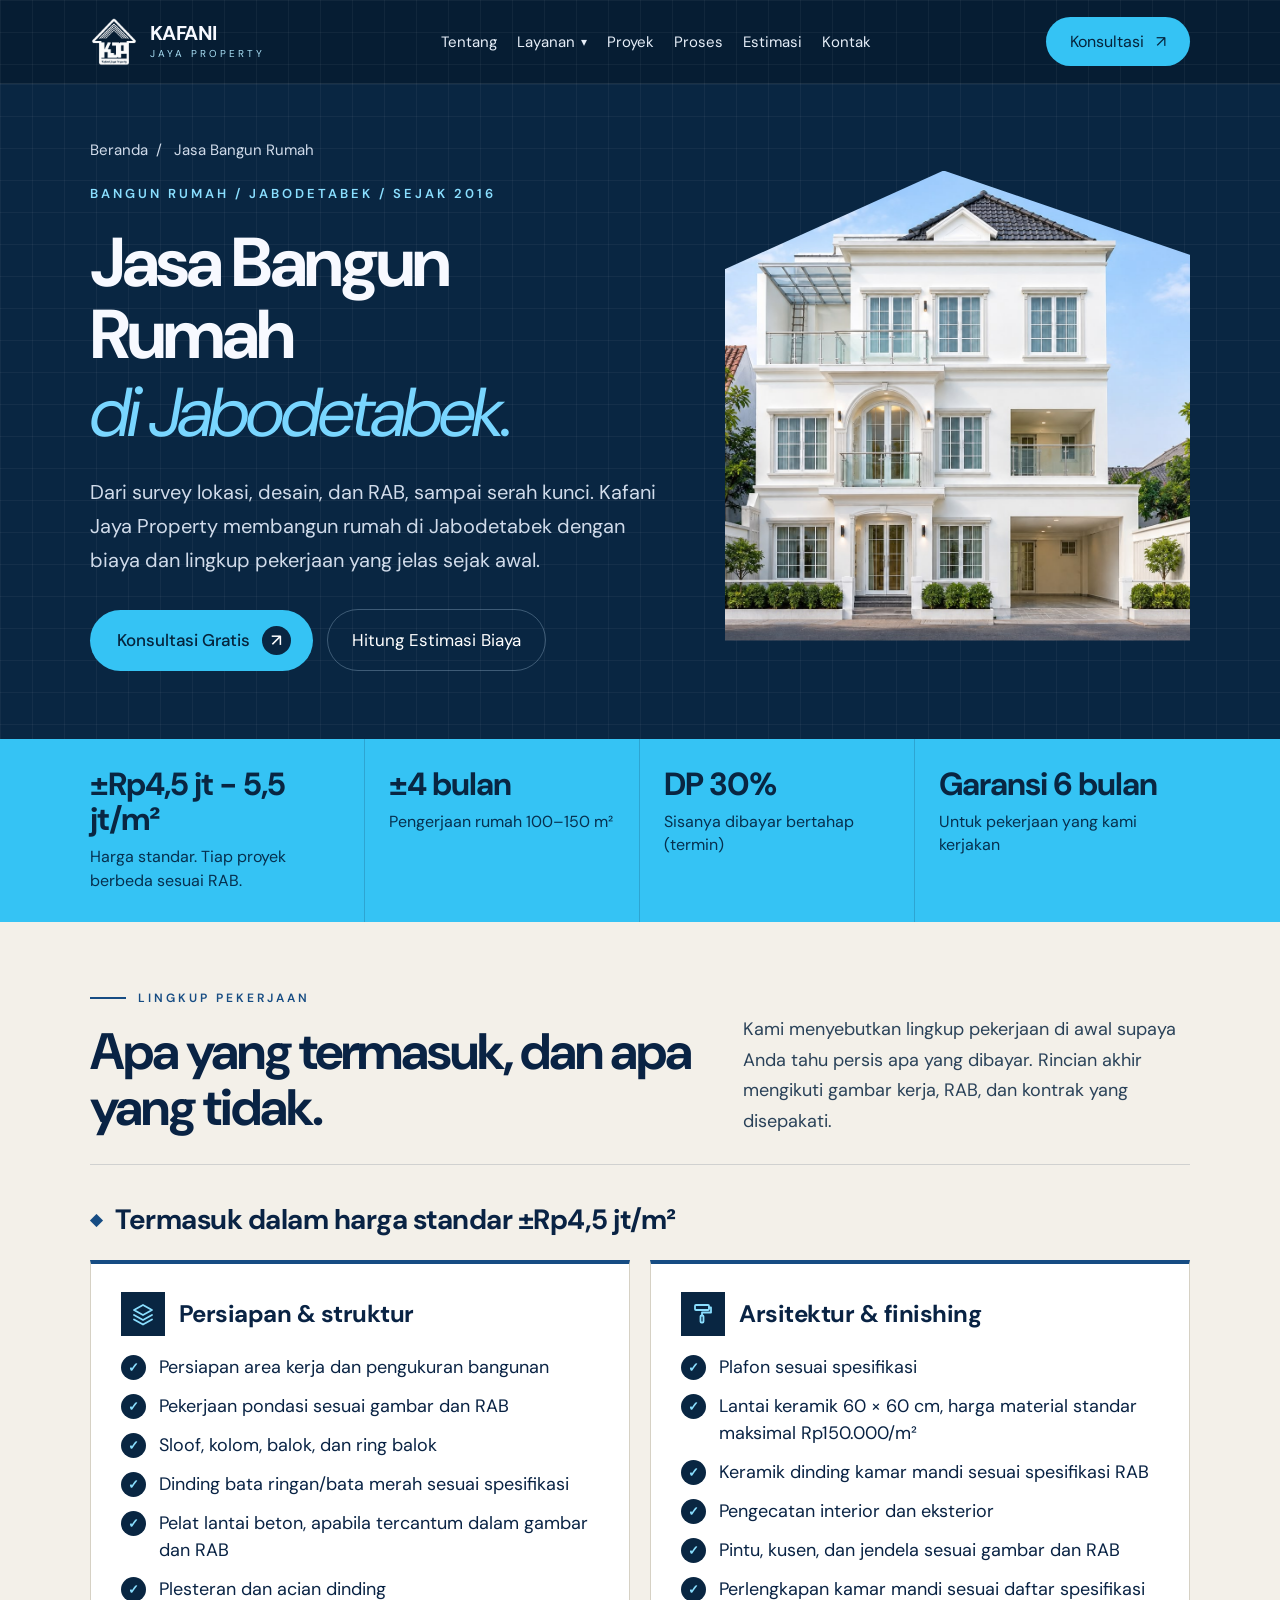
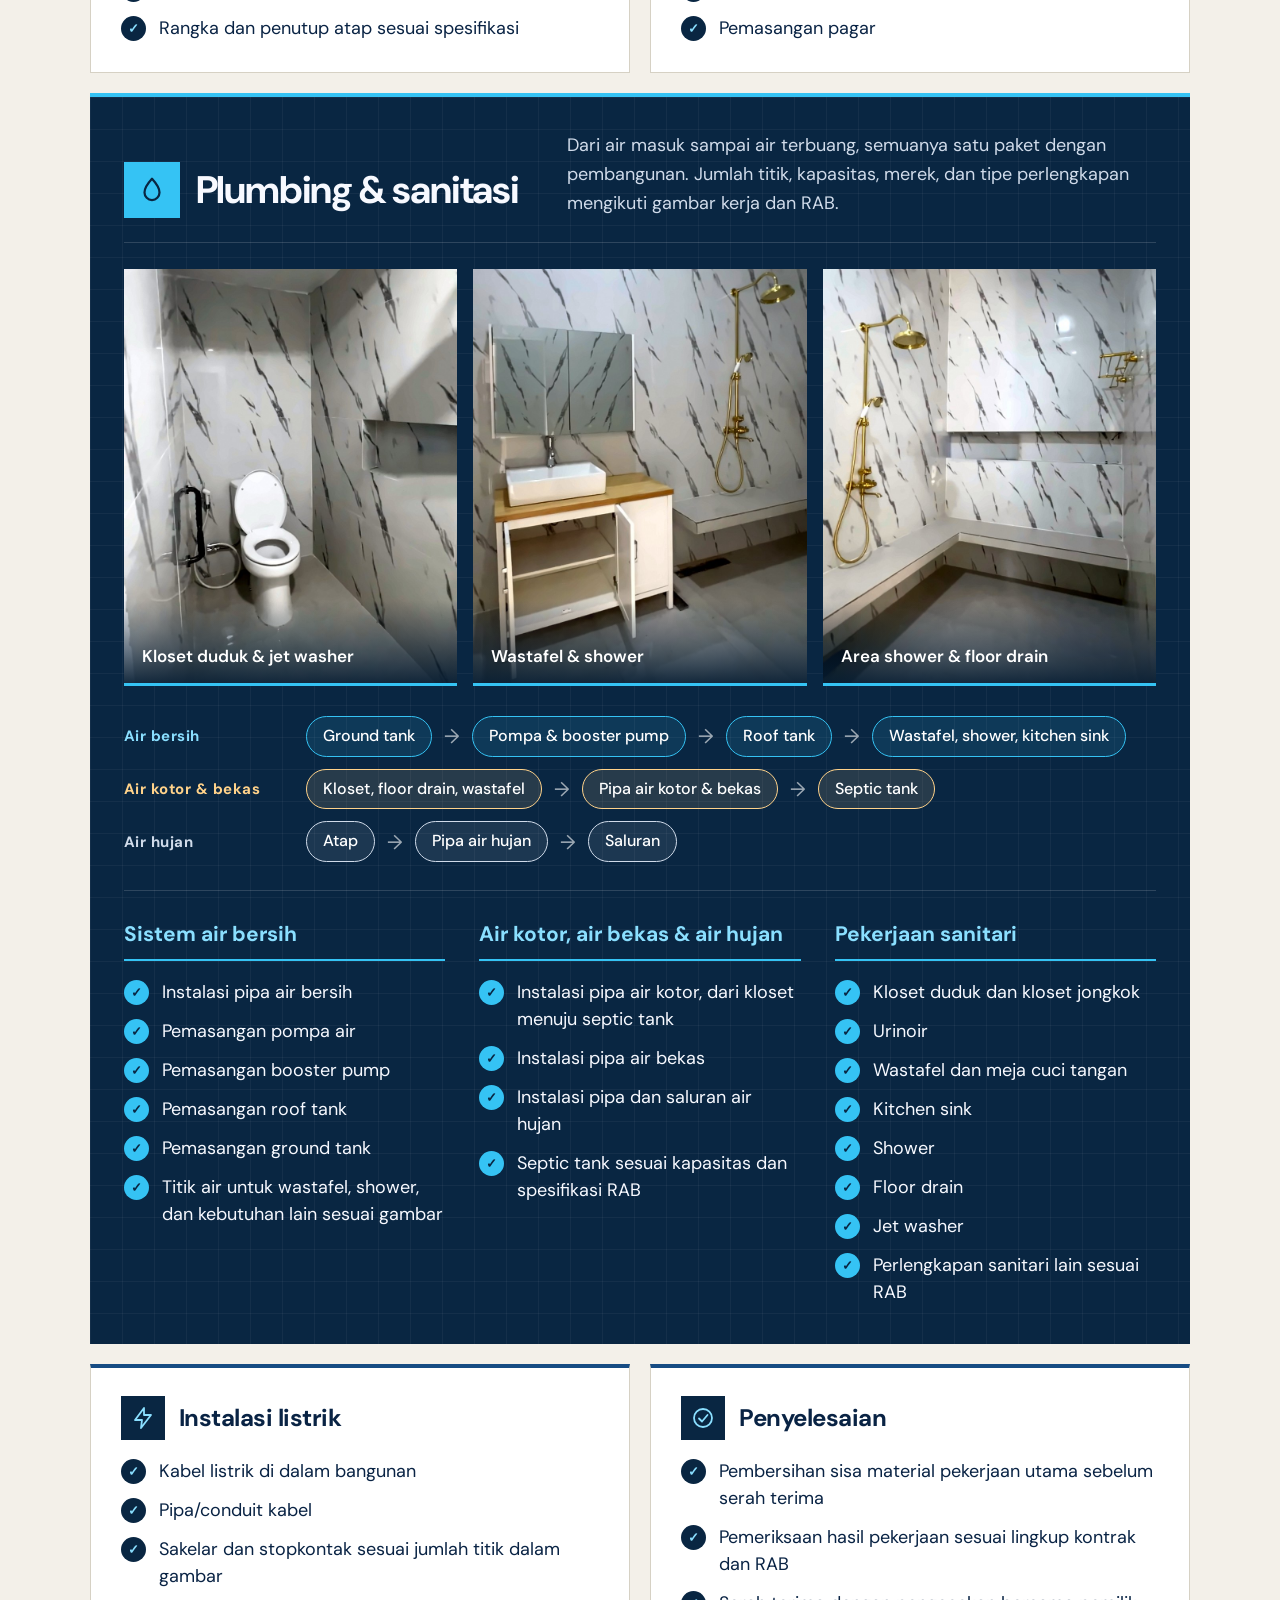
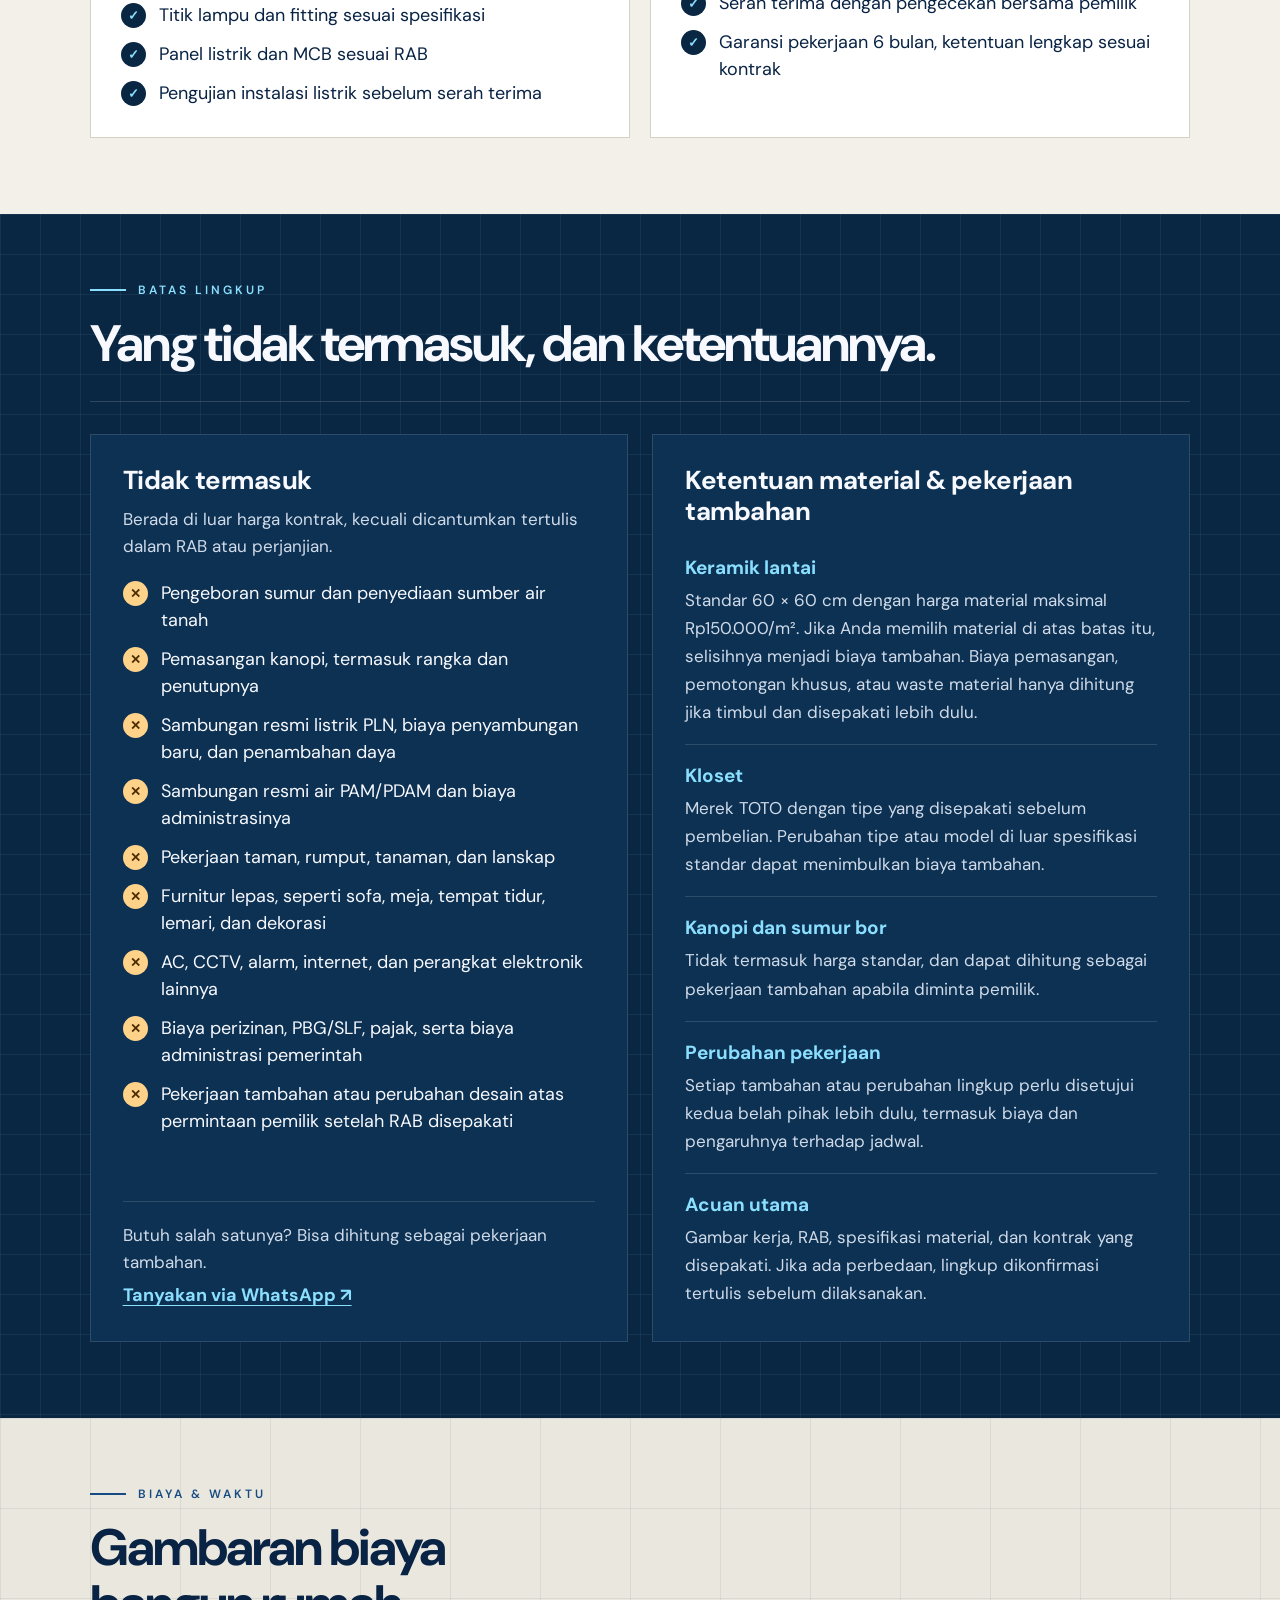
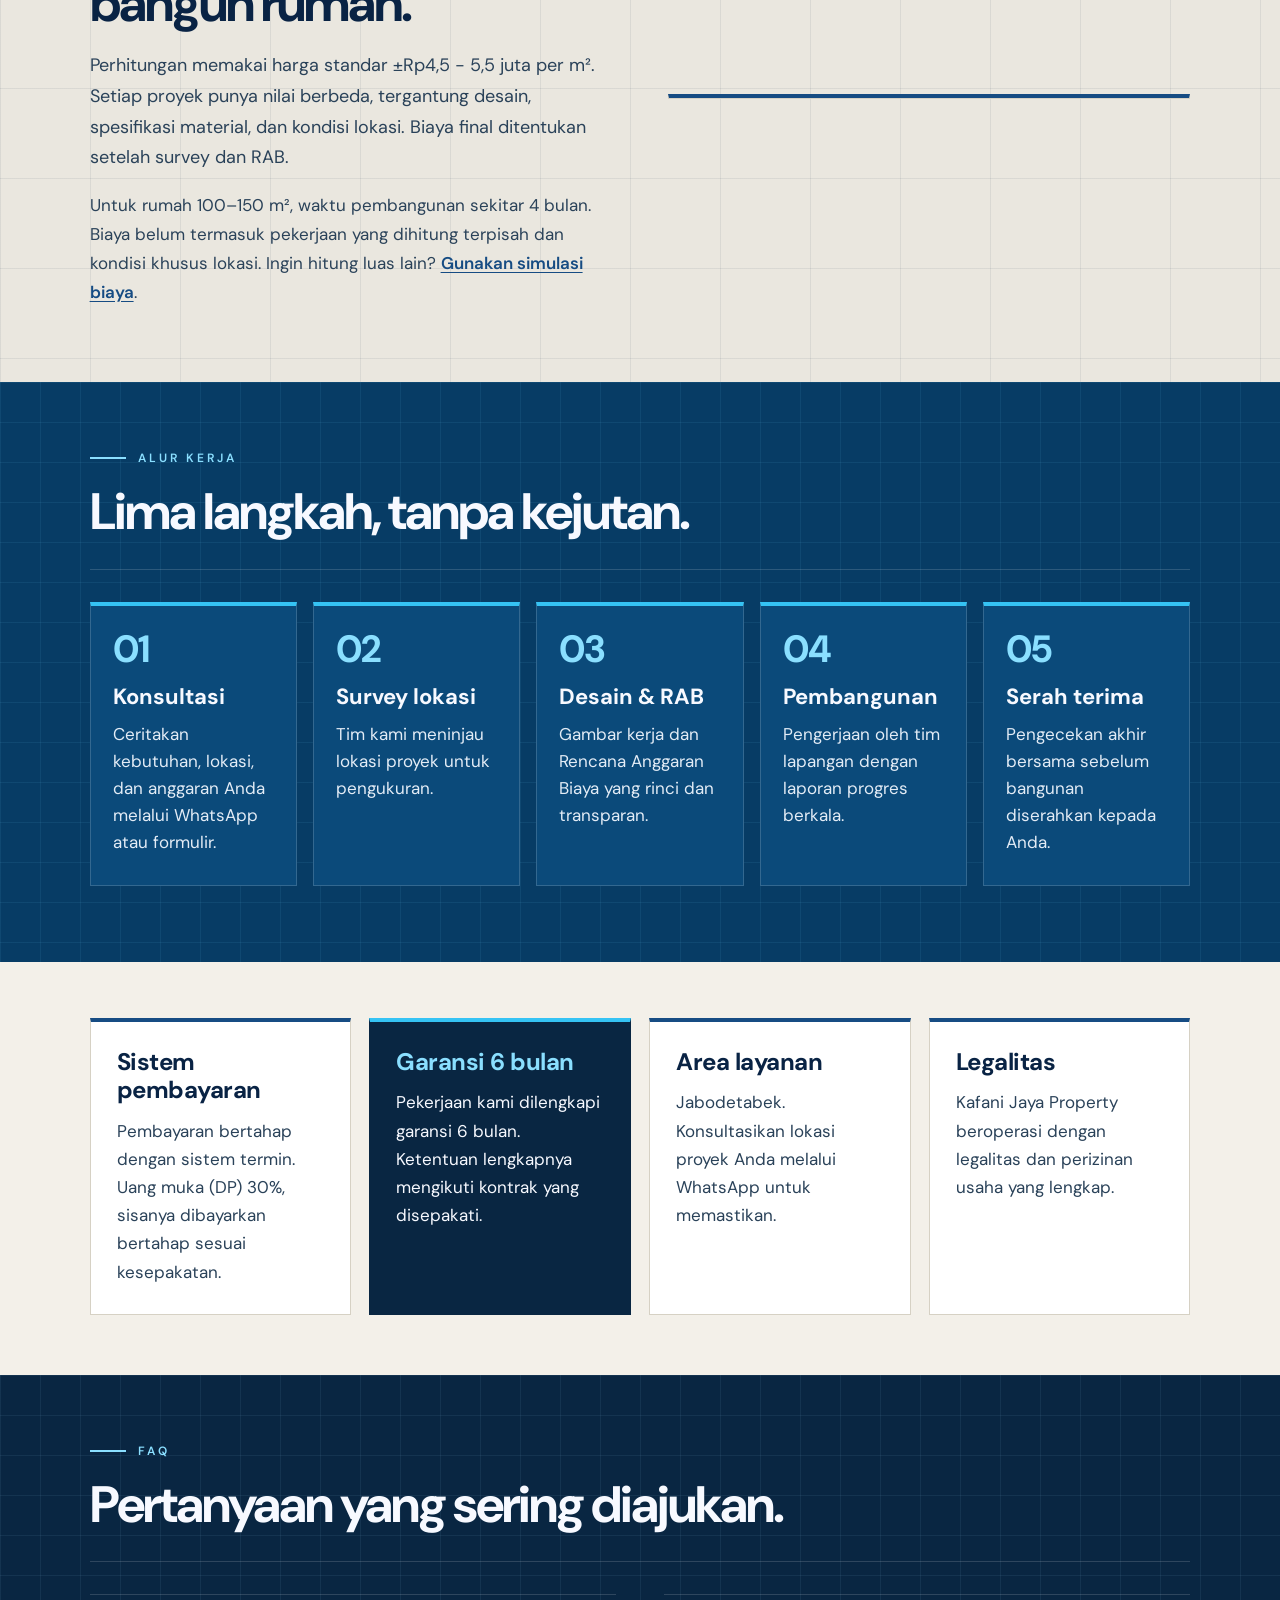
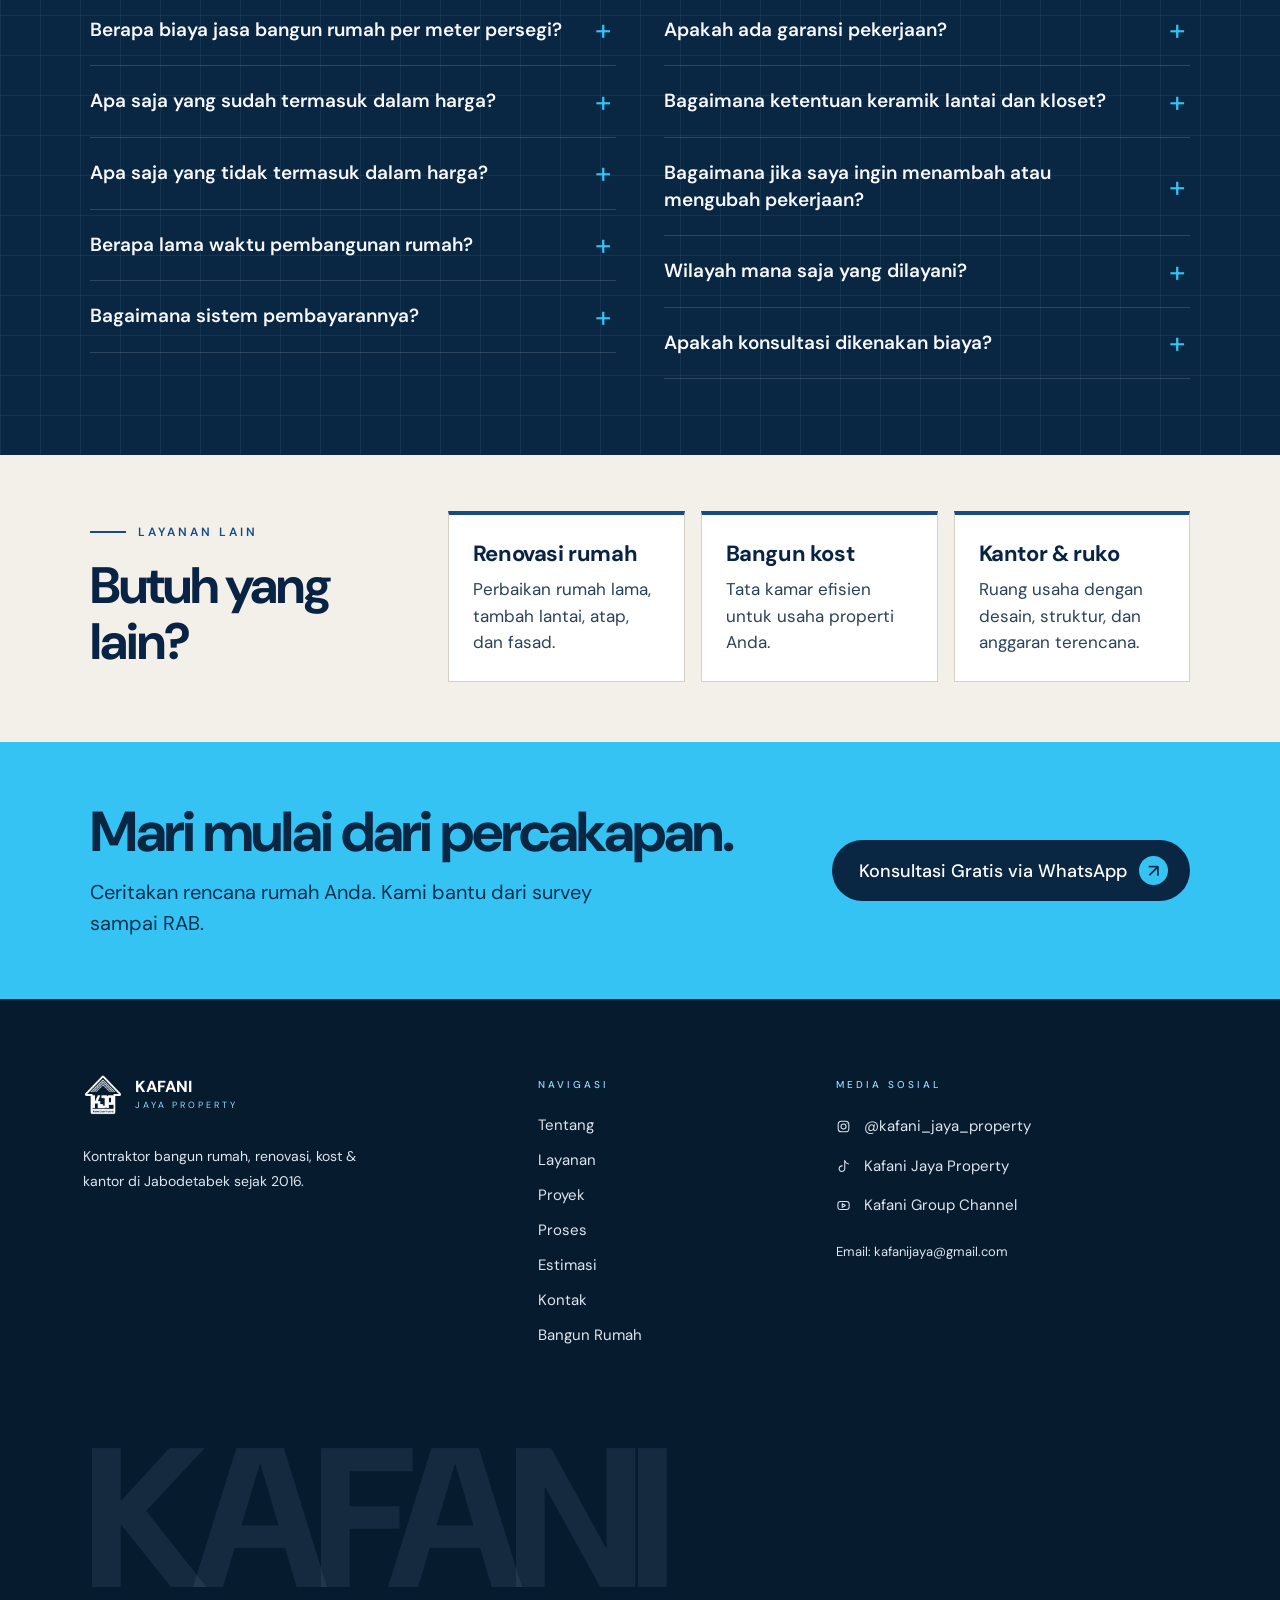
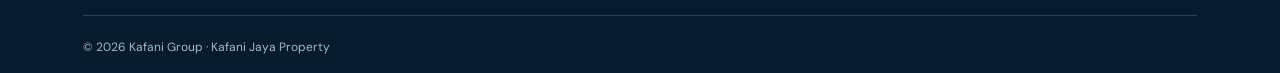
<file: jasa-bangun-rumah-jabodetabek/index.html>
<!doctype html>
<html lang="id">
  <head>
    <meta charset="UTF-8" />
    <meta name="viewport" content="width=device-width, initial-scale=1.0" />
    <meta name="theme-color" content="#092642" />

    <title>Jasa Bangun Rumah Jabodetabek | Kafani Jaya Property</title>
    <meta
      name="description"
      content="Jasa bangun rumah di Jabodetabek. Harga standar ±Rp4,5 jt/m², garansi 6 bulan, estimasi 4 bulan untuk 100–150 m², DP 30%. Konsultasi gratis."
    />
    <link
      rel="canonical"
      href="https://kafanijayaproperty.com/jasa-bangun-rumah-jabodetabek/"
    />

    <meta property="og:type" content="website" />
    <meta property="og:locale" content="id_ID" />
    <meta property="og:site_name" content="Kafani Jaya Property" />
    <meta
      property="og:title"
      content="Jasa Bangun Rumah Jabodetabek | Kafani Jaya Property"
    />
    <meta
      property="og:description"
      content="Jasa bangun rumah di Jabodetabek. Harga standar ±Rp4,5 jt/m², garansi 6 bulan, estimasi 4 bulan untuk 100–150 m², DP 30%. Konsultasi gratis."
    />
    <meta
      property="og:url"
      content="https://kafanijayaproperty.com/jasa-bangun-rumah-jabodetabek/"
    />
    <meta name="twitter:card" content="summary" />
    <meta
      name="twitter:title"
      content="Jasa Bangun Rumah Jabodetabek | Kafani Jaya Property"
    />
    <meta
      name="twitter:description"
      content="Jasa bangun rumah di Jabodetabek. Harga standar ±Rp4,5 jt/m², garansi 6 bulan, estimasi 4 bulan untuk 100–150 m², DP 30%. Konsultasi gratis."
    />

    <script type="application/ld+json">
      {
        "@context": "https://schema.org",
        "@type": "Service",
        "name": "Jasa Bangun Rumah",
        "serviceType": "Pembangunan rumah",
        "description": "Jasa bangun rumah di Jabodetabek dari survey, desain, RAB, pembangunan, hingga serah terima, dengan garansi pekerjaan 6 bulan.",
        "url": "https://kafanijayaproperty.com/jasa-bangun-rumah-jabodetabek/",
        "provider": {
          "@type": "GeneralContractor",
          "name": "Kafani Jaya Property",
          "url": "https://kafanijayaproperty.com/",
          "telephone": "+6289687623476"
        },
        "areaServed": [
          {
            "@type": "AdministrativeArea",
            "name": "Jakarta Selatan"
          },
          {
            "@type": "AdministrativeArea",
            "name": "DKI Jakarta"
          },
          {
            "@type": "AdministrativeArea",
            "name": "Jabodetabek"
          }
        ]
      }
    </script>
    <script type="application/ld+json">
      {
        "@context": "https://schema.org",
        "@type": "FAQPage",
        "mainEntity": [
          {
            "@type": "Question",
            "name": "Berapa biaya jasa bangun rumah per meter persegi?",
            "acceptedAnswer": {
              "@type": "Answer",
              "text": "Harga standar bangun rumah di Kafani Jaya Property adalah ±Rp4,5 juta per m². Angka ini patokan awal, sedangkan biaya tiap proyek berbeda tergantung desain, spesifikasi material, dan kondisi lokasi. Sebagai gambaran, rumah 120 m² dengan harga standar memiliki estimasi awal sekitar Rp540 juta. Angka final ditentukan setelah survey lokasi dan penyusunan Rencana Anggaran Biaya (RAB)."
            }
          },
          {
            "@type": "Question",
            "name": "Apa saja yang sudah termasuk dalam harga?",
            "acceptedAnswer": {
              "@type": "Answer",
              "text": "Harga standar mencakup pekerjaan persiapan dan struktur (pondasi, sloof, kolom, balok, dinding, plesteran, rangka dan penutup atap), arsitektur dan finishing (plafon, lantai keramik 60 × 60 cm, pengecatan, pintu, kusen, jendela, dan pagar), plumbing dan sanitasi (instalasi air bersih, pompa air dan booster pump, roof tank dan ground tank, instalasi air kotor, air bekas, dan air hujan, septic tank, serta pekerjaan sanitari seperti kloset, urinoir, wastafel, kitchen sink, shower, floor drain, dan jet washer), serta instalasi listrik di dalam bangunan. Semuanya mengikuti gambar kerja dan RAB."
            }
          },
          {
            "@type": "Question",
            "name": "Apa saja yang tidak termasuk dalam harga?",
            "acceptedAnswer": {
              "@type": "Answer",
              "text": "Pekerjaan di luar harga kontrak antara lain pengeboran sumur, kanopi, sambungan resmi listrik PLN dan air PAM/PDAM, taman dan lanskap, furnitur lepas, AC, CCTV dan perangkat elektronik, biaya perizinan (PBG/SLF) dan pajak, serta pekerjaan tambahan atau perubahan desain setelah RAB disepakati. Pekerjaan tersebut baru masuk hitungan jika dicantumkan tertulis dalam RAB atau perjanjian."
            }
          },
          {
            "@type": "Question",
            "name": "Berapa lama waktu pembangunan rumah?",
            "acceptedAnswer": {
              "@type": "Answer",
              "text": "Durasi menyesuaikan luas bangunan. Untuk rumah dengan luas 100–150 m², estimasi waktu pembangunan sekitar 4 bulan. Jadwal pasti disepakati bersama setelah desain dan RAB final."
            }
          },
          {
            "@type": "Question",
            "name": "Bagaimana sistem pembayarannya?",
            "acceptedAnswer": {
              "@type": "Answer",
              "text": "Pembayaran dilakukan bertahap dengan sistem termin. Uang muka (DP) sebesar 30%, dan sisanya dibayarkan bertahap sesuai kesepakatan."
            }
          },
          {
            "@type": "Question",
            "name": "Apakah ada garansi pekerjaan?",
            "acceptedAnswer": {
              "@type": "Answer",
              "text": "Ya, pekerjaan kami dilengkapi garansi 6 bulan. Ketentuan lengkapnya mengikuti kontrak yang disepakati."
            }
          },
          {
            "@type": "Question",
            "name": "Bagaimana ketentuan keramik lantai dan kloset?",
            "acceptedAnswer": {
              "@type": "Answer",
              "text": "Keramik lantai standar berukuran 60 × 60 cm dengan harga material maksimal Rp150.000/m². Jika Anda memilih material di atas batas itu, selisih harganya menjadi biaya tambahan. Kloset menggunakan merek TOTO dengan tipe yang disepakati sebelum pembelian, dan perubahan tipe di luar spesifikasi standar dapat menimbulkan biaya tambahan."
            }
          },
          {
            "@type": "Question",
            "name": "Bagaimana jika saya ingin menambah atau mengubah pekerjaan?",
            "acceptedAnswer": {
              "@type": "Answer",
              "text": "Setiap tambahan atau perubahan lingkup pekerjaan perlu disetujui kedua belah pihak terlebih dahulu, termasuk biaya dan pengaruhnya terhadap jadwal. Gambar kerja, RAB, spesifikasi material, dan kontrak menjadi acuan utama pelaksanaan."
            }
          },
          {
            "@type": "Question",
            "name": "Wilayah mana saja yang dilayani?",
            "acceptedAnswer": {
              "@type": "Answer",
              "text": "Kami melayani pembangunan rumah di Jabodetabek. Silakan konsultasikan lokasi proyek Anda melalui WhatsApp untuk memastikan."
            }
          },
          {
            "@type": "Question",
            "name": "Apakah konsultasi dikenakan biaya?",
            "acceptedAnswer": {
              "@type": "Answer",
              "text": "Konsultasi awal gratis. Ceritakan kebutuhan, lokasi, dan anggaran Anda melalui WhatsApp, dan tim kami akan membantu langkah berikutnya."
            }
          }
        ]
      }
    </script>
    <script type="application/ld+json">
      {
        "@context": "https://schema.org",
        "@type": "BreadcrumbList",
        "itemListElement": [
          {
            "@type": "ListItem",
            "position": 1,
            "name": "Beranda",
            "item": "https://kafanijayaproperty.com/"
          },
          {
            "@type": "ListItem",
            "position": 2,
            "name": "Jasa Bangun Rumah Jabodetabek",
            "item": "https://kafanijayaproperty.com/jasa-bangun-rumah-jabodetabek/"
          }
        ]
      }
    </script>

    <link rel="stylesheet" href="../style.css?v=20261035" />
    <link rel="stylesheet" href="../layanan.css?v=20261034" />
  </head>
  <body>
    <header class="navbar">
      <a href="/kafanijayaproperty/" class="brand">
        <img src="../logo_kafani_putih.png" alt="Kafani Jaya Property" />
        <span class="brand-text">
          <strong>KAFANI</strong>
          <small>JAYA PROPERTY</small>
        </span>
      </a>

      <nav class="nav-menu" id="navMenu">
        <a href="/kafanijayaproperty/#tentang">Tentang</a>

        <div class="nav-dropdown">
          <button
            type="button"
            class="nav-dropdown-toggle"
            aria-expanded="false"
            aria-controls="layananDropdown"
          >
            Layanan <span class="nav-caret" aria-hidden="true">▾</span>
          </button>

          <div class="nav-dropdown-menu" id="layananDropdown">
            <a href="/kafanijayaproperty/#layanan">Semua Layanan</a>
            <a href="/kafanijayaproperty/jasa-bangun-rumah-jabodetabek/"
              >Bangun Rumah</a
            >
            <a href="/kafanijayaproperty/#layanan">Renovasi Rumah</a>
            <a href="/kafanijayaproperty/#layanan">Bangun Kost</a>
            <a href="/kafanijayaproperty/#layanan">Kantor &amp; Ruko</a>
          </div>
        </div>

        <a href="/kafanijayaproperty/#proyek">Proyek</a>
        <a href="/kafanijayaproperty/#proses">Proses</a>
        <a href="/kafanijayaproperty/#estimasi">Estimasi</a>
        <a href="/kafanijayaproperty/#kontak">Kontak</a>
      </nav>

      <a
        class="nav-cta wa-link"
        href="https://wa.me/6289687623476?text=Halo%20Kafani%2C%20saya%20ingin%20konsultasi%20proyek%20bangun%20atau%20renovasi."
        target="_blank"
        rel="noopener noreferrer"
      >
        Konsultasi <span>↗</span>
      </a>

      <button
        class="menu-toggle"
        id="menuToggle"
        aria-label="Buka menu"
        aria-expanded="false"
        aria-controls="navMenu"
        type="button"
      >
        ☰
      </button>
    </header>

    <main>
      <!-- HERO -->
      <section class="lp-hero">
        <div class="lp-hero-copy">
          <nav class="lp-breadcrumb" aria-label="Breadcrumb">
            <a href="/kafanijayaproperty/">Beranda</a> <span>/</span>
            <span>Jasa Bangun Rumah</span>
          </nav>
          <div class="eyebrow">BANGUN RUMAH / JABODETABEK / SEJAK 2016</div>
          <h1>
            Jasa Bangun Rumah <span class="lp-accent">di Jabodetabek.</span>
          </h1>
          <p class="lp-lead">
            Dari survey lokasi, desain, dan RAB, sampai serah kunci. Kafani Jaya
            Property membangun rumah di Jabodetabek dengan biaya dan lingkup
            pekerjaan yang jelas sejak awal.
          </p>
          <div class="lp-actions">
            <a
              class="button-primary wa-link"
              href="https://wa.me/6289687623476?text=Halo%20Kafani%2C%20saya%20tertarik%20dengan%20layanan%20Bangun%20Rumah.%20Saya%20ingin%20konsultasi%20lebih%20lanjut."
              target="_blank"
              rel="noopener noreferrer"
              >Konsultasi Gratis <span class="button-arrow">↗</span></a
            >
            <a class="button-secondary" href="/#estimasi"
              >Hitung Estimasi Biaya</a
            >
          </div>
        </div>
        <figure class="lp-hero-photo">
          <img
            src="../bangunRumah.jpg"
            alt="Rumah hasil jasa bangun rumah Kafani Jaya Property di Jabodetabek"
          />
        </figure>
      </section>

      <!-- FAKTA CEPAT -->
      <section class="lp-facts" aria-label="Ringkasan layanan">
        <div>
          <strong>±Rp4,5 jt - 5,5 jt/m²</strong
          ><span>Harga standar. Tiap proyek berbeda sesuai RAB.</span>
        </div>
        <div>
          <strong>±4 bulan</strong><span>Pengerjaan rumah 100–150 m²</span>
        </div>
        <div>
          <strong>DP 30%</strong><span>Sisanya dibayar bertahap (termin)</span>
        </div>
        <div>
          <strong>Garansi 6 bulan</strong
          ><span>Untuk pekerjaan yang kami kerjakan</span>
        </div>
      </section>

      <!-- LINGKUP -->
      <section class="lp-sec lp-cream" id="lingkup">
        <div class="lp-head">
          <div>
            <div class="lp-label"><span></span>LINGKUP PEKERJAAN</div>
            <h2>Apa yang termasuk, dan apa yang tidak.</h2>
          </div>
          <p class="lp-intro">
            Kami menyebutkan lingkup pekerjaan di awal supaya Anda tahu persis
            apa yang dibayar. Rincian akhir mengikuti gambar kerja, RAB, dan
            kontrak yang disepakati.
          </p>
        </div>

        <h3 class="lp-subhead">Termasuk dalam harga standar ±Rp4,5 jt/m²</h3>
        <div class="lp-scope">
          <div class="lp-card">
            <div class="lp-card-head">
              <span class="lp-ico"
                ><svg
                  viewBox="0 0 24 24"
                  aria-hidden="true"
                  fill="none"
                  stroke="currentColor"
                  stroke-width="1.8"
                  stroke-linecap="round"
                  stroke-linejoin="round"
                >
                  <path d="M12 3 3 8l9 5 9-5-9-5Z" />
                  <path d="m3 13 9 5 9-5" />
                  <path d="m3 17.5 9 5 9-5" /></svg
              ></span>
              <h3>Persiapan &amp; struktur</h3>
            </div>
            <ul class="lp-list lp-list-yes">
              <li>Persiapan area kerja dan pengukuran bangunan</li>
              <li>Pekerjaan pondasi sesuai gambar dan RAB</li>
              <li>Sloof, kolom, balok, dan ring balok</li>
              <li>Dinding bata ringan/bata merah sesuai spesifikasi</li>
              <li>
                Pelat lantai beton, apabila tercantum dalam gambar dan RAB
              </li>
              <li>Plesteran dan acian dinding</li>
              <li>Rangka dan penutup atap sesuai spesifikasi</li>
            </ul>
          </div>

          <div class="lp-card">
            <div class="lp-card-head">
              <span class="lp-ico"
                ><svg
                  viewBox="0 0 24 24"
                  aria-hidden="true"
                  fill="none"
                  stroke="currentColor"
                  stroke-width="1.8"
                  stroke-linecap="round"
                  stroke-linejoin="round"
                >
                  <rect x="4" y="3" width="14" height="5" rx="1" />
                  <path d="M18 5.5h2v5h-9v3" />
                  <rect x="9.5" y="13.5" width="3" height="7" rx="1" /></svg
              ></span>
              <h3>Arsitektur &amp; finishing</h3>
            </div>
            <ul class="lp-list lp-list-yes">
              <li>Plafon sesuai spesifikasi</li>
              <li>
                Lantai keramik 60 × 60 cm, harga material standar maksimal
                Rp150.000/m²
              </li>
              <li>Keramik dinding kamar mandi sesuai spesifikasi RAB</li>
              <li>Pengecatan interior dan eksterior</li>
              <li>Pintu, kusen, dan jendela sesuai gambar dan RAB</li>
              <li>Perlengkapan kamar mandi sesuai daftar spesifikasi</li>
              <li>Pemasangan pagar</li>
            </ul>
          </div>

          <!-- PLUMBING & SANITASI -->
          <div class="lp-plumb">
            <div class="lp-plumb-head">
              <div class="lp-plumb-title">
                <span class="lp-ico lp-ico-lg"
                  ><svg
                    viewBox="0 0 24 24"
                    aria-hidden="true"
                    fill="none"
                    stroke="currentColor"
                    stroke-width="1.8"
                    stroke-linecap="round"
                    stroke-linejoin="round"
                  >
                    <path
                      d="M12 3s6 6.5 6 11a6 6 0 0 1-12 0c0-4.5 6-11 6-11Z"
                    /></svg
                ></span>
                <h3>Plumbing &amp; sanitasi</h3>
              </div>
              <p>
                Dari air masuk sampai air terbuang, semuanya satu paket dengan
                pembangunan. Jumlah titik, kapasitas, merek, dan tipe
                perlengkapan mengikuti gambar kerja dan RAB.
              </p>
            </div>
            <div class="lp-photos">
              <figure>
                <img
                  src="../sanitasi-kloset.jpg"
                  alt="Kloset duduk dengan jet washer di kamar mandi dinding marmer"
                  width="840"
                  height="1120"
                  loading="lazy"
                />
                <figcaption>Kloset duduk &amp; jet washer</figcaption>
              </figure>
              <figure>
                <img
                  src="../sanitasi-wastafel.jpg"
                  alt="Wastafel di atas kabinet dan shower di kamar mandi dinding marmer"
                  width="840"
                  height="1120"
                  loading="lazy"
                />
                <figcaption>Wastafel &amp; shower</figcaption>
              </figure>
              <figure>
                <img
                  src="../sanitasi-shower.jpg"
                  alt="Area shower dengan rak niche dan bangku keramik"
                  width="840"
                  height="1120"
                  loading="lazy"
                />
                <figcaption>Area shower &amp; floor drain</figcaption>
              </figure>
            </div>
            <ol class="lp-flow" aria-label="Jalur air dalam bangunan">
              <li class="lp-flow-clean">
                <span class="lp-flow-tag">Air bersih</span>
                <span class="lp-chip">Ground tank</span
                ><i aria-hidden="true">→</i>
                <span class="lp-chip">Pompa &amp; booster pump</span
                ><i aria-hidden="true">→</i>
                <span class="lp-chip">Roof tank</span
                ><i aria-hidden="true">→</i>
                <span class="lp-chip">Wastafel, shower, kitchen sink</span>
              </li>
              <li class="lp-flow-waste">
                <span class="lp-flow-tag">Air kotor &amp; bekas</span>
                <span class="lp-chip">Kloset, floor drain, wastafel</span
                ><i aria-hidden="true">→</i>
                <span class="lp-chip">Pipa air kotor &amp; bekas</span
                ><i aria-hidden="true">→</i>
                <span class="lp-chip">Septic tank</span>
              </li>
              <li class="lp-flow-rain">
                <span class="lp-flow-tag">Air hujan</span>
                <span class="lp-chip">Atap</span><i aria-hidden="true">→</i>
                <span class="lp-chip">Pipa air hujan</span
                ><i aria-hidden="true">→</i>
                <span class="lp-chip">Saluran</span>
              </li>
            </ol>
            <div class="lp-plumb-grid">
              <div class="lp-plumb-col">
                <h4>Sistem air bersih</h4>
                <ul class="lp-list lp-list-yes">
                  <li>Instalasi pipa air bersih</li>
                  <li>Pemasangan pompa air</li>
                  <li>Pemasangan booster pump</li>
                  <li>Pemasangan roof tank</li>
                  <li>Pemasangan ground tank</li>
                  <li>
                    Titik air untuk wastafel, shower, dan kebutuhan lain sesuai
                    gambar
                  </li>
                </ul>
              </div>
              <div class="lp-plumb-col">
                <h4>Air kotor, air bekas &amp; air hujan</h4>
                <ul class="lp-list lp-list-yes">
                  <li>
                    Instalasi pipa air kotor, dari kloset menuju septic tank
                  </li>
                  <li>Instalasi pipa air bekas</li>
                  <li>Instalasi pipa dan saluran air hujan</li>
                  <li>Septic tank sesuai kapasitas dan spesifikasi RAB</li>
                </ul>
              </div>
              <div class="lp-plumb-col">
                <h4>Pekerjaan sanitari</h4>
                <ul class="lp-list lp-list-yes lp-list-tight">
                  <li>Kloset duduk dan kloset jongkok</li>
                  <li>Urinoir</li>
                  <li>Wastafel dan meja cuci tangan</li>
                  <li>Kitchen sink</li>
                  <li>Shower</li>
                  <li>Floor drain</li>
                  <li>Jet washer</li>
                  <li>Perlengkapan sanitari lain sesuai RAB</li>
                </ul>
              </div>
            </div>
          </div>

          <div class="lp-card">
            <div class="lp-card-head">
              <span class="lp-ico"
                ><svg
                  viewBox="0 0 24 24"
                  aria-hidden="true"
                  fill="none"
                  stroke="currentColor"
                  stroke-width="1.8"
                  stroke-linecap="round"
                  stroke-linejoin="round"
                >
                  <path d="M13 2 4 14h7l-1 8 10-13h-7V2Z" /></svg
              ></span>
              <h3>Instalasi listrik</h3>
            </div>
            <ul class="lp-list lp-list-yes">
              <li>Kabel listrik di dalam bangunan</li>
              <li>Pipa/conduit kabel</li>
              <li>Sakelar dan stopkontak sesuai jumlah titik dalam gambar</li>
              <li>Titik lampu dan fitting sesuai spesifikasi</li>
              <li>Panel listrik dan MCB sesuai RAB</li>
              <li>Pengujian instalasi listrik sebelum serah terima</li>
            </ul>
          </div>

          <div class="lp-card">
            <div class="lp-card-head">
              <span class="lp-ico"
                ><svg
                  viewBox="0 0 24 24"
                  aria-hidden="true"
                  fill="none"
                  stroke="currentColor"
                  stroke-width="1.8"
                  stroke-linecap="round"
                  stroke-linejoin="round"
                >
                  <circle cx="12" cy="12" r="9" />
                  <path d="m8 12.5 3 3 5.5-6.5" /></svg
              ></span>
              <h3>Penyelesaian</h3>
            </div>
            <ul class="lp-list lp-list-yes">
              <li>
                Pembersihan sisa material pekerjaan utama sebelum serah terima
              </li>
              <li>
                Pemeriksaan hasil pekerjaan sesuai lingkup kontrak dan RAB
              </li>
              <li>Serah terima dengan pengecekan bersama pemilik</li>
              <li>
                Garansi pekerjaan 6 bulan, ketentuan lengkap sesuai kontrak
              </li>
            </ul>
          </div>
        </div>
      </section>

      <!-- TIDAK TERMASUK + KETENTUAN -->
      <section class="lp-sec lp-navy" id="ketentuan">
        <div class="lp-head lp-head-single">
          <div>
            <div class="lp-label"><span></span>BATAS LINGKUP</div>
            <h2>Yang tidak termasuk, dan ketentuannya.</h2>
          </div>
        </div>
        <div class="lp-split">
          <div class="lp-panel">
            <h3>Tidak termasuk</h3>
            <p class="lp-panel-note">
              Berada di luar harga kontrak, kecuali dicantumkan tertulis dalam
              RAB atau perjanjian.
            </p>
            <ul class="lp-list lp-list-no">
              <li>Pengeboran sumur dan penyediaan sumber air tanah</li>
              <li>Pemasangan kanopi, termasuk rangka dan penutupnya</li>
              <li>
                Sambungan resmi listrik PLN, biaya penyambungan baru, dan
                penambahan daya
              </li>
              <li>Sambungan resmi air PAM/PDAM dan biaya administrasinya</li>
              <li>Pekerjaan taman, rumput, tanaman, dan lanskap</li>
              <li>
                Furnitur lepas, seperti sofa, meja, tempat tidur, lemari, dan
                dekorasi
              </li>
              <li>
                AC, CCTV, alarm, internet, dan perangkat elektronik lainnya
              </li>
              <li>
                Biaya perizinan, PBG/SLF, pajak, serta biaya administrasi
                pemerintah
              </li>
              <li>
                Pekerjaan tambahan atau perubahan desain atas permintaan pemilik
                setelah RAB disepakati
              </li>
            </ul>
            <div class="lp-panel-foot">
              <p>
                Butuh salah satunya? Bisa dihitung sebagai pekerjaan tambahan.
              </p>
              <a
                class="wa-link"
                href="https://wa.me/6289687623476"
                target="_blank"
                rel="noopener noreferrer"
                >Tanyakan via WhatsApp ↗</a
              >
            </div>
          </div>
          <div class="lp-panel">
            <h3>Ketentuan material &amp; pekerjaan tambahan</h3>
            <dl class="lp-terms">
              <div>
                <dt>Keramik lantai</dt>
                <dd>
                  Standar 60 × 60 cm dengan harga material maksimal
                  Rp150.000/m². Jika Anda memilih material di atas batas itu,
                  selisihnya menjadi biaya tambahan. Biaya pemasangan,
                  pemotongan khusus, atau waste material hanya dihitung jika
                  timbul dan disepakati lebih dulu.
                </dd>
              </div>
              <div>
                <dt>Kloset</dt>
                <dd>
                  Merek TOTO dengan tipe yang disepakati sebelum pembelian.
                  Perubahan tipe atau model di luar spesifikasi standar dapat
                  menimbulkan biaya tambahan.
                </dd>
              </div>
              <div>
                <dt>Kanopi dan sumur bor</dt>
                <dd>
                  Tidak termasuk harga standar, dan dapat dihitung sebagai
                  pekerjaan tambahan apabila diminta pemilik.
                </dd>
              </div>
              <div>
                <dt>Perubahan pekerjaan</dt>
                <dd>
                  Setiap tambahan atau perubahan lingkup perlu disetujui kedua
                  belah pihak lebih dulu, termasuk biaya dan pengaruhnya
                  terhadap jadwal.
                </dd>
              </div>
              <div>
                <dt>Acuan utama</dt>
                <dd>
                  Gambar kerja, RAB, spesifikasi material, dan kontrak yang
                  disepakati. Jika ada perbedaan, lingkup dikonfirmasi tertulis
                  sebelum dilaksanakan.
                </dd>
              </div>
            </dl>
          </div>
        </div>
      </section>

      <!-- BIAYA -->
      <section class="lp-sec lp-sand" id="biaya">
        <div class="lp-cost">
          <div class="lp-cost-copy">
            <div class="lp-label"><span></span>BIAYA &amp; WAKTU</div>
            <h2>Gambaran biaya bangun rumah.</h2>
            <p class="lp-intro">
              Perhitungan memakai harga standar ±Rp4,5 - 5,5 juta per m². Setiap
              proyek punya nilai berbeda, tergantung desain, spesifikasi
              material, dan kondisi lokasi. Biaya final ditentukan setelah
              survey dan RAB.
            </p>
            <p class="lp-note">
              Untuk rumah 100–150 m², waktu pembangunan sekitar 4 bulan. Biaya
              belum termasuk pekerjaan yang dihitung terpisah dan kondisi khusus
              lokasi. Ingin hitung luas lain?
              <a href="/#estimasi">Gunakan simulasi biaya</a>.
            </p>
          </div>
          <div class="lp-table-wrap"></div>
        </div>
      </section>

      <!-- ALUR -->
      <section class="lp-sec lp-blue" id="alur">
        <div class="lp-head lp-head-single">
          <div>
            <div class="lp-label"><span></span>ALUR KERJA</div>
            <h2>Lima langkah, tanpa kejutan.</h2>
          </div>
        </div>
        <ol class="lp-steps">
          <li>
            <h3>Konsultasi</h3>
            <p>
              Ceritakan kebutuhan, lokasi, dan anggaran Anda melalui WhatsApp
              atau formulir.
            </p>
          </li>
          <li>
            <h3>Survey lokasi</h3>
            <p>Tim kami meninjau lokasi proyek untuk pengukuran.</p>
          </li>
          <li>
            <h3>Desain &amp; RAB</h3>
            <p>
              Gambar kerja dan Rencana Anggaran Biaya yang rinci dan transparan.
            </p>
          </li>
          <li>
            <h3>Pembangunan</h3>
            <p>Pengerjaan oleh tim lapangan dengan laporan progres berkala.</p>
          </li>
          <li>
            <h3>Serah terima</h3>
            <p>
              Pengecekan akhir bersama sebelum bangunan diserahkan kepada Anda.
            </p>
          </li>
        </ol>
      </section>

      <!-- PEMBAYARAN, GARANSI, AREA, LEGALITAS -->
      <section class="lp-sec lp-cream lp-sec-tight">
        <div class="lp-info">
          <div class="lp-card">
            <h3>Sistem pembayaran</h3>
            <p>
              Pembayaran bertahap dengan sistem termin. Uang muka (DP) 30%,
              sisanya dibayarkan bertahap sesuai kesepakatan.
            </p>
          </div>
          <div class="lp-card lp-card-hl">
            <h3>Garansi 6 bulan</h3>
            <p>
              Pekerjaan kami dilengkapi garansi 6 bulan. Ketentuan lengkapnya
              mengikuti kontrak yang disepakati.
            </p>
          </div>
          <div class="lp-card">
            <h3>Area layanan</h3>
            <p>
              Jabodetabek. Konsultasikan lokasi proyek Anda melalui WhatsApp
              untuk memastikan.
            </p>
          </div>
          <div class="lp-card">
            <h3>Legalitas</h3>
            <!-- TODO: sebutkan jenis legalitas (mis. NIB, SBU) bila ingin ditampilkan -->
            <p>
              Kafani Jaya Property beroperasi dengan legalitas dan perizinan
              usaha yang lengkap.
            </p>
          </div>
        </div>
      </section>

      <!-- FAQ -->
      <section class="lp-sec lp-navy" id="faq">
        <div class="lp-head lp-head-single">
          <div>
            <div class="lp-label"><span></span>FAQ</div>
            <h2>Pertanyaan yang sering diajukan.</h2>
          </div>
        </div>
        <div class="lp-faq">
          <div class="lp-faq-col">
            <details class="lp-faq-item">
              <summary>
                Berapa biaya jasa bangun rumah per meter persegi?
              </summary>
              <p>
                Harga standar bangun rumah di Kafani Jaya Property adalah ±Rp4,5
                juta per m². Angka ini patokan awal, sedangkan biaya tiap proyek
                berbeda tergantung desain, spesifikasi material, dan kondisi
                lokasi. Sebagai gambaran, rumah 120 m² dengan harga standar
                memiliki estimasi awal sekitar Rp540 juta. Angka final
                ditentukan setelah survey lokasi dan penyusunan Rencana Anggaran
                Biaya (RAB).
              </p>
            </details>
            <details class="lp-faq-item">
              <summary>Apa saja yang sudah termasuk dalam harga?</summary>
              <p>
                Harga standar mencakup pekerjaan persiapan dan struktur
                (pondasi, sloof, kolom, balok, dinding, plesteran, rangka dan
                penutup atap), arsitektur dan finishing (plafon, lantai keramik
                60 × 60 cm, pengecatan, pintu, kusen, jendela, dan pagar),
                plumbing dan sanitasi (instalasi air bersih, pompa air dan
                booster pump, roof tank dan ground tank, instalasi air kotor,
                air bekas, dan air hujan, septic tank, serta pekerjaan sanitari
                seperti kloset, urinoir, wastafel, kitchen sink, shower, floor
                drain, dan jet washer), serta instalasi listrik di dalam
                bangunan. Semuanya mengikuti gambar kerja dan RAB.
              </p>
            </details>
            <details class="lp-faq-item">
              <summary>Apa saja yang tidak termasuk dalam harga?</summary>
              <p>
                Pekerjaan di luar harga kontrak antara lain pengeboran sumur,
                kanopi, sambungan resmi listrik PLN dan air PAM/PDAM, taman dan
                lanskap, furnitur lepas, AC, CCTV dan perangkat elektronik,
                biaya perizinan (PBG/SLF) dan pajak, serta pekerjaan tambahan
                atau perubahan desain setelah RAB disepakati. Pekerjaan tersebut
                baru masuk hitungan jika dicantumkan tertulis dalam RAB atau
                perjanjian.
              </p>
            </details>
            <details class="lp-faq-item">
              <summary>Berapa lama waktu pembangunan rumah?</summary>
              <p>
                Durasi menyesuaikan luas bangunan. Untuk rumah dengan luas
                100–150 m², estimasi waktu pembangunan sekitar 4 bulan. Jadwal
                pasti disepakati bersama setelah desain dan RAB final.
              </p>
            </details>
            <details class="lp-faq-item">
              <summary>Bagaimana sistem pembayarannya?</summary>
              <p>
                Pembayaran dilakukan bertahap dengan sistem termin. Uang muka
                (DP) sebesar 30%, dan sisanya dibayarkan bertahap sesuai
                kesepakatan.
              </p>
            </details>
          </div>
          <div class="lp-faq-col">
            <details class="lp-faq-item">
              <summary>Apakah ada garansi pekerjaan?</summary>
              <p>
                Ya, pekerjaan kami dilengkapi garansi 6 bulan. Ketentuan
                lengkapnya mengikuti kontrak yang disepakati.
              </p>
            </details>
            <details class="lp-faq-item">
              <summary>Bagaimana ketentuan keramik lantai dan kloset?</summary>
              <p>
                Keramik lantai standar berukuran 60 × 60 cm dengan harga
                material maksimal Rp150.000/m². Jika Anda memilih material di
                atas batas itu, selisih harganya menjadi biaya tambahan. Kloset
                menggunakan merek TOTO dengan tipe yang disepakati sebelum
                pembelian, dan perubahan tipe di luar spesifikasi standar dapat
                menimbulkan biaya tambahan.
              </p>
            </details>
            <details class="lp-faq-item">
              <summary>
                Bagaimana jika saya ingin menambah atau mengubah pekerjaan?
              </summary>
              <p>
                Setiap tambahan atau perubahan lingkup pekerjaan perlu disetujui
                kedua belah pihak terlebih dahulu, termasuk biaya dan
                pengaruhnya terhadap jadwal. Gambar kerja, RAB, spesifikasi
                material, dan kontrak menjadi acuan utama pelaksanaan.
              </p>
            </details>
            <details class="lp-faq-item">
              <summary>Wilayah mana saja yang dilayani?</summary>
              <p>
                Kami melayani pembangunan rumah di Jabodetabek. Silakan
                konsultasikan lokasi proyek Anda melalui WhatsApp untuk
                memastikan.
              </p>
            </details>
            <details class="lp-faq-item">
              <summary>Apakah konsultasi dikenakan biaya?</summary>
              <p>
                Konsultasi awal gratis. Ceritakan kebutuhan, lokasi, dan
                anggaran Anda melalui WhatsApp, dan tim kami akan membantu
                langkah berikutnya.
              </p>
            </details>
          </div>
        </div>
      </section>

      <!-- LAYANAN LAIN -->
      <section class="lp-sec lp-cream lp-sec-tight">
        <div class="lp-other">
          <div class="lp-other-copy">
            <div class="lp-label"><span></span>LAYANAN LAIN</div>
            <h2>Butuh yang lain?</h2>
          </div>
          <div class="lp-other-grid">
            <a class="lp-other-card" href="/#layanan"
              ><strong>Renovasi rumah</strong
              ><span
                >Perbaikan rumah lama, tambah lantai, atap, dan fasad.</span
              ></a
            >
            <a class="lp-other-card" href="/#layanan"
              ><strong>Bangun kost</strong
              ><span>Tata kamar efisien untuk usaha properti Anda.</span></a
            >
            <a class="lp-other-card" href="/#layanan"
              ><strong>Kantor &amp; ruko</strong
              ><span
                >Ruang usaha dengan desain, struktur, dan anggaran
                terencana.</span
              ></a
            >
          </div>
        </div>
      </section>

      <!-- CTA -->
      <section class="lp-cta">
        <div class="lp-cta-copy">
          <h2>Mari mulai dari percakapan.</h2>
          <p>
            Ceritakan rencana rumah Anda. Kami bantu dari survey sampai RAB.
          </p>
        </div>
        <a
          class="button-primary wa-link"
          href="https://wa.me/6289687623476?text=Halo%20Kafani%2C%20saya%20tertarik%20dengan%20layanan%20Bangun%20Rumah.%20Saya%20ingin%20konsultasi%20lebih%20lanjut."
          target="_blank"
          rel="noopener noreferrer"
          >Konsultasi Gratis via WhatsApp <span class="button-arrow">↗</span></a
        >
      </section>
    </main>

    <footer id="footer" class="footer">
      <div class="footer__container">
        <div class="footer__top">
          <div class="footer__brand">
            <a href="/" class="footer__logo">
              <img
                src="../logo_kafani_putih.png"
                alt="Kafani Jaya Property"
                class="footer__logo-image"
              />
              <span class="footer__logo-text">
                <strong>KAFANI</strong>
                <small>JAYA PROPERTY</small>
              </span>
            </a>

            <p>
              Kontraktor bangun rumah, renovasi, kost &amp;<br
                class="footer__desktop-break"
              />
              kantor di Jabodetabek sejak 2016.
            </p>
          </div>

          <nav class="footer__nav" aria-label="Navigasi footer">
            <h3>NAVIGASI</h3>
            <a href="/kafanijayaproperty/#tentang">Tentang</a>
            <a href="/kafanijayaproperty/#layanan">Layanan</a>
            <a href="/kafanijayaproperty/#proyek">Proyek</a>
            <a href="/kafanijayaproperty/#proses">Proses</a>
            <a href="/kafanijayaproperty/#estimasi">Estimasi</a>
            <a href="/kafanijayaproperty/#kontak">Kontak</a>
            <a href="/kafanijayaproperty/jasa-bangun-rumah-jabodetabek/"
              >Bangun Rumah</a
            >
          </nav>

          <div class="footer__social">
            <h3>MEDIA SOSIAL</h3>

            <a
              href="https://www.instagram.com/kafani_jaya_property/"
              target="_blank"
              rel="noopener noreferrer"
            >
              <svg viewBox="0 0 24 24" aria-hidden="true">
                <rect x="3.5" y="3.5" width="17" height="17" rx="5" />
                <circle cx="12" cy="12" r="4" />
                <circle
                  cx="17.5"
                  cy="6.8"
                  r=".8"
                  fill="currentColor"
                  stroke="none"
                />
              </svg>
              <span>@kafani_jaya_property</span>
            </a>

            <a
              href="https://www.tiktok.com/@kafani_jaya_property?_r=1&_t=ZS-9AcOqDrkF6N/"
              target="_blank"
              rel="noopener noreferrer"
            >
              <svg viewBox="0 0 24 24" aria-hidden="true">
                <path d="M14 3V15.5A4.5 4.5 0 1 1 10 11" />
                <path d="M14 3C15 6 17 7.5 20 8" />
              </svg>
              <span>Kafani Jaya Property</span>
            </a>

            <a
              href="https://www.youtube.com/@kafani_group_indonesia?si=0wQKo-2ewTavukN_/"
              target="_blank"
              rel="noopener noreferrer"
            >
              <svg viewBox="0 0 24 24" aria-hidden="true">
                <rect x="3" y="5.5" width="18" height="13" rx="4" />
                <path d="M10 9L15 12L10 15V9Z" />
              </svg>
              <span>Kafani Group Channel</span>
            </a>

            <a class="footer__email" href="mailto:kafanijaya@gmail.com">
              Email: kafanijaya@gmail.com
            </a>
          </div>
        </div>

        <div class="footer__watermark" aria-hidden="true">KAFANI</div>

        <div class="footer__bottom">
          <p>
            © <span id="footerYear">2026</span> Kafani Group · Kafani Jaya
            Property
          </p>
        </div>
      </div>
    </footer>

    <script src="/script.js?v=20261033"></script>
  </body>
</html>
</file>
<file: style.css>
@import url("https://fonts.googleapis.com/css2?family=DM+Sans:wght@400;500;600;700&display=swap");

:root {
  --navy: #092642;
  --navy-deep: #061d33;
  --blue: #35c3f4;
  --text: #f7f9ff;
  --muted: #d0dbea;
}

* {
  box-sizing: border-box;
  margin: 0;
  padding: 0;
}

html {
  scroll-behavior: smooth;
  scroll-padding-top: 84px;
}

body {
  font-family: "DM Sans", Arial, sans-serif;
  color: var(--text);
  background: var(--navy);
}

a {
  color: inherit;
}

/* NAVBAR */
.navbar {
  min-height: 84px;
  width: 100%;
  padding: 0 7%;
  display: flex;
  align-items: center;
  justify-content: space-between;
  gap: 26px;
  position: sticky;
  top: 0;
  z-index: 1000;
  background-color: var(--navy-deep);
  background-image:
    linear-gradient(#ffffff0b 1px, transparent 1px),
    linear-gradient(90deg, #ffffff0b 1px, transparent 1px);
  background-size: 32px 32px;
  border-bottom: 1px solid #ffffff16;
}

.brand {
  display: flex;
  align-items: center;
  gap: 12px;
  text-decoration: none;
  flex-shrink: 0;
}

.brand img {
  width: 48px;
  height: 48px;
  object-fit: contain;
}

.brand-text {
  display: flex;
  flex-direction: column;
  gap: 4px;
}

.brand-text strong {
  font-size: 20px;
  line-height: 1;
  letter-spacing: -0.5px;
}

.brand-text small {
  color: #a9dff5;
  font-size: 10px;
  letter-spacing: 3px;
  white-space: nowrap;
}

.nav-menu {
  display: flex;
  align-items: center;
  gap: 34px;
}

.nav-menu a {
  color: #e5edf7;
  text-decoration: none;
  font-size: 16px;
  transition: color 0.2s;
}

.nav-menu a:hover {
  color: var(--blue);
}

.nav-cta,
.button-primary {
  display: inline-flex;
  align-items: center;
  justify-content: center;
  gap: 12px;
  border-radius: 50px;
  background: var(--blue);
  color: #05243c;
  text-decoration: none;
  transition:
    background 0.2s,
    transform 0.2s;
}

.nav-cta {
  padding: 14px 24px;
  white-space: nowrap;
}

.nav-cta:hover,
.button-primary:hover {
  background: #79ddff;
  transform: translateY(-2px);
}

.menu-toggle {
  display: none;
  border: 0;
  background: none;
  color: white;
  font-size: 27px;
  cursor: pointer;
}

/* HERO */
.hero {
  position: relative;
  overflow: hidden;
  min-height: 660px;
  padding: 72px 7% 95px;
  display: grid;
  grid-template-columns: 1.1fr 0.9fr;
  align-items: center;
  gap: 7%;
  background-color: var(--navy);
  background-image:
    linear-gradient(#ffffff0b 1px, transparent 1px),
    linear-gradient(90deg, #ffffff0b 1px, transparent 1px);
  background-size: 32px 32px;
}

.hero-copy {
  max-width: 650px;
  position: relative;
  z-index: 2;
}

.eyebrow,
.section-kicker {
  color: #8adfff;
  font-size: 11px;
  letter-spacing: 3px;
  line-height: 1.8;
  font-weight: 600;
}

.eyebrow {
  margin-bottom: 30px;
}

.hero h1 {
  font-size: clamp(46px, 5.1vw, 82px);
  line-height: 1.06;
  letter-spacing: -5px;
  font-weight: 700;
}

.headline-accent {
  display: inline-block;
  color: #79d6ff;
  font-weight: 400;
  font-style: italic;
  letter-spacing: -4px;
  margin-top: 8px;
}

.hero-description {
  max-width: 570px;
  margin-top: 38px;
  color: var(--muted);
  font-size: 16px;
  line-height: 1.8;
}

.hero-actions {
  margin-top: 36px;
  display: flex;
  align-items: center;
  gap: 14px;
  flex-wrap: wrap;
}

.button-primary {
  padding: 16px 22px 16px 27px;
  font-size: 15px;
  font-weight: 500;
}

.button-arrow {
  width: 29px;
  height: 29px;
  border-radius: 50%;
  display: grid;
  place-items: center;
  background: var(--navy);
  color: white;
}

.button-secondary {
  padding: 15px 24px;
  border: 1px solid #a9c6df55;
  border-radius: 50px;
  color: white;
  text-decoration: none;
  font-size: 15px;
  transition:
    background 0.2s,
    border-color 0.2s;
}

.button-secondary:hover {
  background: #ffffff12;
  border-color: var(--blue);
}

/* FOTO UTAMA */
.hero-visual {
  min-width: 0;
  position: relative;
  padding: 0 0 18px;
}

.hero-photo {
  height: 510px;
  overflow: hidden;
  position: relative;
  background: #173954;
  clip-path: polygon(47% 0, 100% 22%, 100% 100%, 0 100%, 0 25%);
}

.office-image {
  display: block;
  width: 100%;
  height: 100%;
  object-fit: cover;
  object-position: center;
  transition: transform 0.65s cubic-bezier(0.2, 0.7, 0.2, 1);
  will-change: transform;
}

/* Gerakan foto hanya saat kursor diarahkan */
.hero-photo:hover .office-image {
  transform: scale(1.045) rotate(0.5deg);
}

.photo-shade {
  pointer-events: none;
  position: absolute;
  inset: 0;
  background: linear-gradient(180deg, transparent 55%, #061d3355 100%);
}

.project-label {
  position: absolute;
  z-index: 2;
  right: -24px;
  top: 25%;
  writing-mode: vertical-rl;
  color: #8adfff;
  font-size: 10px;
  letter-spacing: 3px;
}

.price-card {
  position: absolute;
  z-index: 3;
  left: -40px;
  bottom: 0;
  padding: 17px 22px;
  background: #f7f5f0;
  color: var(--navy);
  box-shadow: 0 12px 35px #0002;
}

.price-caption {
  display: block;
  font-size: 9px;
  letter-spacing: 3px;
  margin-bottom: 5px;
}

.price-card strong {
  font-size: 26px;
  line-height: 1.2;
}

.price-card small {
  font-size: 13px;
  font-weight: 600;
}

.scroll-hint {
  position: absolute;
  bottom: 23px;
  left: 7%;
  display: flex;
  align-items: center;
  gap: 12px;
  text-decoration: none;
  font-size: 10px;
  letter-spacing: 3px;
  color: #d4e6f6;
}

.scroll-hint span {
  font-size: 20px;
}

/* SECTION SEMENTARA UNTUK NAVIGASI */
.next-section {
  min-height: 340px;
  padding: 95px 7%;
  background: #f5f7fa;
  color: var(--navy);
  border-bottom: 1px solid #dce5ed;
}

.next-section h2 {
  margin: 18px 0;
  font-size: clamp(32px, 4vw, 52px);
  line-height: 1.1;
  letter-spacing: -1.5px;
}

.next-section p {
  max-width: 620px;
  line-height: 1.8;
  color: #5b6e81;
}

.next-section .section-kicker {
  color: #1688b6;
}

.estimate-note {
  margin-top: 14px;
  font-size: 13px;
}

/* WHATSAPP MENGAMBANG */
.floating-wa {
  position: fixed;
  right: 24px;
  bottom: 24px;
  z-index: 2000;
  width: 64px;
  height: 64px;
  display: grid;
  place-items: center;
  border-radius: 50%;
  background: #20d66b;
  color: white;
  border: 5px solid #ffffff22;
  box-shadow: 0 6px 24px #0003;
  transition:
    transform 0.2s,
    background 0.2s;
}

.floating-wa svg {
  width: 31px;
  height: 31px;
}

.floating-wa:hover {
  transform: scale(1.08);
  background: #16bd5b;
}

/* TABLET */
@media (max-width: 1100px) {
  .navbar {
    padding: 0 4%;
    gap: 16px;
  }

  .nav-menu {
    gap: 17px;
  }

  .nav-menu a {
    font-size: 14px;
  }

  .hero {
    padding-left: 5%;
    padding-right: 5%;
    gap: 5%;
  }

  .hero h1 {
    font-size: clamp(43px, 5.5vw, 66px);
    letter-spacing: -3px;
  }

  .headline-accent {
    letter-spacing: -3px;
  }

  .hero-photo {
    height: 430px;
  }

  .price-card {
    left: -20px;
  }
}

/* MOBILE */
@media (max-width: 760px) {
  html {
    scroll-padding-top: 74px;
  }

  .navbar {
    min-height: 74px;
    padding: 0 4%;
    gap: 10px;
  }

  .brand {
    gap: 7px;
  }

  .brand img {
    width: 38px;
    height: 38px;
  }

  .brand-text strong {
    font-size: 16px;
  }

  .brand-text small {
    font-size: 8px;
    letter-spacing: 1.5px;
  }

  .menu-toggle {
    display: block;
    flex-shrink: 0;
  }

  .nav-cta {
    margin-left: auto;
    padding: 11px 13px;
    gap: 6px;
    font-size: 12px;
  }

  .nav-menu {
    display: none;
    position: absolute;
    top: 100%;
    left: 0;
    right: 0;
    padding: 12px 6% 20px;
    background: var(--navy-deep);
    background-image:
      linear-gradient(#ffffff0b 1px, transparent 1px),
      linear-gradient(90deg, #ffffff0b 1px, transparent 1px);
    background-size: 32px 32px;
    border-top: 1px solid #ffffff20;
    box-shadow: 0 12px 20px #0003;
    flex-direction: column;
    align-items: stretch;
    gap: 0;
  }

  .nav-menu.active {
    display: flex;
  }

  .nav-menu a {
    padding: 14px 0;
    font-size: 15px;
    border-bottom: 1px solid #ffffff16;
  }

  .hero {
    min-height: auto;
    grid-template-columns: 1fr;
    padding: 55px 6% 80px;
    gap: 52px;
  }

  .eyebrow {
    font-size: 9px;
    letter-spacing: 2px;
    margin-bottom: 23px;
  }

  .hero h1 {
    font-size: clamp(44px, 11vw, 70px);
    line-height: 1.08;
    letter-spacing: -2.8px;
  }

  .headline-accent {
    letter-spacing: -2px;
  }

  .hero-description {
    margin-top: 26px;
    font-size: 15px;
  }

  .hero-actions {
    margin-top: 27px;
    gap: 12px;
  }

  .button-primary,
  .button-secondary {
    font-size: 13px;
    padding: 14px 17px;
  }

  .hero-visual {
    width: 91%;
    margin-left: 5%;
  }

  .hero-photo {
    height: min(112vw, 470px);
  }

  .project-label {
    right: -20px;
    font-size: 8px;
  }

  .price-card {
    left: -22px;
    padding: 14px 16px;
  }

  .price-card strong {
    font-size: 22px;
  }

  .scroll-hint {
    left: 6%;
    bottom: 22px;
  }

  .next-section {
    padding: 70px 6%;
    min-height: 280px;
  }

  .floating-wa {
    width: 56px;
    height: 56px;
    right: 15px;
    bottom: 15px;
  }

  .floating-wa svg {
    width: 27px;
    height: 27px;
  }
}

@media (prefers-reduced-motion: reduce) {
  html {
    scroll-behavior: auto;
  }

  .office-image,
  .floating-wa,
  .nav-cta,
  .button-primary {
    transition: none;
  }
}

/* RUNNING TEXT */
.service-marquee {
  width: 100%;
  overflow: hidden;
  position: relative;
  padding: 24px 0 30px;
  background: #f3f0e9;
  color: #092642;
  border-bottom: 1px solid #e4e0d8;
}

.marquee-track {
  display: flex;
  width: max-content;
  animation: marqueeMove 32s linear infinite;
  will-change: transform;
}

.marquee-group {
  display: flex;
  flex-shrink: 0;
  align-items: center;
  gap: 30px;
  padding-right: 30px;
}

.marquee-group span {
  font-size: clamp(44px, 6vw, 108px);
  line-height: 1.15;
  letter-spacing: -4px;
  white-space: nowrap;
}

.marquee-solid {
  font-weight: 700;
  color: #092642;
}

.marquee-outline {
  font-weight: 500;
  color: transparent;
  -webkit-text-stroke: 1px #092642;
}

.house-icon {
  color: #14578b;
  font-size: 27px !important;
  letter-spacing: 0 !important;
  transform: translateY(2px);
}

@keyframes marqueeMove {
  from {
    transform: translateX(0);
  }

  to {
    transform: translateX(-50%);
  }
}

/* Berhenti sementara ketika diarahkan kursor */
.service-marquee:hover .marquee-track {
  animation-play-state: paused;
}

/* Pengaturan HP */
@media (max-width: 760px) {
  .service-marquee {
    padding: 20px 0 24px;
  }

  .marquee-group {
    gap: 20px;
    padding-right: 20px;
  }

  .marquee-group span {
    font-size: 48px;
    letter-spacing: -2px;
  }

  .house-icon {
    font-size: 18px !important;
  }
}

@media (prefers-reduced-motion: reduce) {
  .marquee-track {
    animation: none;
  }
}

/* =================================
   TENTANG KAMI
================================= */

.about-section {
  background: #f3f0e9;
  color: #092642;
  padding: 90px 5.3% 30px;
  display: grid;
  grid-template-columns: 0.8fr 1.2fr;
  gap: 9%;
  align-items: start;
}

.about-left,
.about-right {
  min-width: 0;
}

.section-label {
  display: flex;
  align-items: center;
  gap: 12px;
  color: #092642;
  font-size: 10px;
  letter-spacing: 3px;
  margin-bottom: 27px;
}

.section-label span {
  width: 32px;
  height: 1px;
  background: #164c83;
}

.about-heading {
  font-size: clamp(36px, 3.7vw, 56px);
  line-height: 1.08;
  letter-spacing: -2.8px;
  font-weight: 700;
  margin-bottom: 48px;
}

.founder-card {
  position: relative;
  width: 100%;
  max-width: 380px;
  height: 475px;
  overflow: hidden;
  background: #d8d8d2;
}

.founder-image {
  width: 100%;
  height: 100%;
  display: block;
  object-fit: cover;
  object-position: center top;
  transition: transform 0.5s ease;
}

.founder-card:hover .founder-image {
  transform: scale(1.025);
}

.founder-overlay {
  position: absolute;
  inset: auto 0 0;
  padding: 45px 22px 24px;
  color: white;
  background: linear-gradient(transparent, rgba(4, 25, 46, 0.96));
}

.founder-overlay h3 {
  font-size: clamp(15px, 1.5vw, 20px);
  line-height: 1.4;
  margin-bottom: 7px;
}

.founder-overlay p {
  color: #7bd9ff;
  font-size: 9px;
  font-weight: 600;
  letter-spacing: 2px;
}

/* DESKRIPSI KANAN */
.about-right {
  padding-top: 78px;
}

.about-intro {
  font-size: clamp(24px, 2.45vw, 38px);
  line-height: 1.12;
  letter-spacing: -1.1px;
  font-weight: 400;
  margin-bottom: 30px;
}

.about-intro em {
  color: #164c83;
  font-style: italic;
}

.about-description {
  color: #344b62;
  font-size: 15px;
  line-height: 1.85;
  margin-bottom: 64px;
  max-width: 720px;
}

/* KOTAK STATISTIK */
.stats-grid {
  display: grid;
  grid-template-columns: repeat(2, minmax(0, 1fr));
  border-top: 1px solid #bfcbd5;
  border-left: 1px solid #bfcbd5;
}

.stat-item {
  min-height: 153px;
  padding: 28px 30px;
  display: flex;
  flex-direction: column;
  justify-content: center;
  border-right: 1px solid #bfcbd5;
  border-bottom: 1px solid #bfcbd5;
}

.stat-item strong {
  font-size: clamp(34px, 3.5vw, 55px);
  line-height: 1.1;
  letter-spacing: -2.5px;
  font-weight: 700;
}

.stat-item span {
  margin-top: 13px;
  font-size: 9px;
  letter-spacing: 2.5px;
  line-height: 1.6;
  color: #344b62;
}

/* TABLET */
@media (max-width: 1000px) {
  .about-section {
    padding: 70px 5%;
    grid-template-columns: 0.85fr 1.15fr;
    gap: 5%;
  }

  .about-heading {
    font-size: clamp(34px, 4.2vw, 46px);
    letter-spacing: -2px;
  }

  .founder-card {
    height: 400px;
  }

  .about-right {
    padding-top: 65px;
  }

  .about-description {
    margin-bottom: 38px;
  }

  .stat-item {
    min-height: 125px;
    padding: 22px 18px;
  }
}

/* MOBILE */
@media (max-width: 700px) {
  .about-section {
    padding: 65px 6% 35px;
    grid-template-columns: 1fr;
    gap: 35px;
  }

  .section-label {
    margin-bottom: 22px;
  }

  .about-heading {
    font-size: clamp(38px, 10vw, 54px);
    line-height: 1.08;
    letter-spacing: -2px;
    margin-bottom: 28px;
  }

  .founder-card {
    max-width: 100%;
    height: min(115vw, 470px);
  }

  .founder-overlay {
    padding: 40px 18px 20px;
  }

  .about-right {
    padding-top: 0;
  }

  .about-intro {
    font-size: clamp(25px, 6.5vw, 34px);
    line-height: 1.2;
    letter-spacing: -0.8px;
    margin-bottom: 24px;
  }

  .about-description {
    font-size: 14px;
    line-height: 1.85;
    margin-bottom: 35px;
  }

  .stat-item {
    min-height: 115px;
    padding: 20px 15px;
  }

  .stat-item strong {
    font-size: clamp(32px, 8vw, 43px);
    letter-spacing: -1.5px;
  }

  .stat-item span {
    font-size: 8px;
    letter-spacing: 1.5px;
  }
}

/* =================================
   JAJARAN PIMPINAN
================================= */

.leadership-section {
  padding: 55px 5.3% 70px;
  background: #f3f0e9;
  color: #092642;
}

.leadership-header {
  display: flex;
  align-items: end;
  justify-content: space-between;
  gap: 35px;
  padding-bottom: 30px;
  border-bottom: 1px solid #bdcbd5;
  margin-bottom: 48px;
}

.leadership-header .section-label {
  margin-bottom: 20px;
}

.leadership-header h2 {
  font-size: clamp(30px, 3.1vw, 46px);
  line-height: 1.15;
  letter-spacing: -2px;
}

.leadership-header > p {
  max-width: 390px;
  color: #344b62;
  font-size: 15px;
  line-height: 1.7;
  padding-bottom: 4px;
}

.leadership-grid {
  display: grid;
  grid-template-columns: repeat(3, minmax(0, 1fr));
  gap: 40px;
}

.leader-card {
  min-width: 0;
}

.leader-photo {
  position: relative;
  width: 100%;
  height: 390px;
  overflow: hidden;
  background: #d9d9d5;
}

.leader-photo img {
  width: 100%;
  height: 100%;
  display: block;
  object-fit: cover;
  object-position: center top;
  filter: grayscale(100%);
  transition:
    filter 0.6s ease,
    transform 0.6s ease;
}

.leader-card:hover .leader-photo img {
  filter: grayscale(0%);
  transform: scale(1.035);
}

.leader-badge {
  position: absolute;
  top: 16px;
  right: 0;
  padding: 6px 12px;
  background: #f3f0e9dd;
  color: #092642;
  font-size: 9px;
  letter-spacing: 2px;
}

.leader-info {
  display: flex;
  align-items: baseline;
  justify-content: space-between;
  gap: 10px;
  margin-top: 21px;
}

.leader-info h3 {
  font-size: clamp(16px, 1.45vw, 22px);
  line-height: 1.4;
  letter-spacing: -0.7px;
}

.leader-number {
  color: #6e8aa4;
  font-size: 11px;
  flex-shrink: 0;
}

.leader-role {
  margin-top: 10px;
  color: #164c83;
  font-size: 9px;
  letter-spacing: 2.5px;
  line-height: 1.7;
}

/* TABLET */
@media (max-width: 1000px) {
  .leadership-grid {
    gap: 22px;
  }

  .leader-photo {
    height: 320px;
  }

  .leadership-header h2 {
    font-size: 34px;
  }

  .leadership-header > p {
    max-width: 310px;
    font-size: 13px;
  }
}

/* MOBILE */
@media (max-width: 700px) {
  .leadership-section {
    padding: 45px 6% 55px;
  }

  .leadership-header {
    align-items: start;
    flex-direction: column;
    gap: 14px;
    margin-bottom: 30px;
  }

  .leadership-header h2 {
    font-size: 34px;
    letter-spacing: -1.5px;
  }

  .leadership-header > p {
    font-size: 14px;
  }

  .leadership-grid {
    grid-template-columns: 1fr;
    gap: 38px;
  }

  .leader-photo {
    height: auto;
    aspect-ratio: 4 / 4.5;
  }

  .leader-info h3 {
    font-size: 19px;
  }
}

/* HP LAYAR SENTUH */
@media (hover: none) {
  .leader-photo img {
    filter: grayscale(0%);
  }
}

/* Atur potongan foto masing-masing pimpinan */
.leader-card:nth-child(2) .leader-photo img {
  object-position: center 85%;
  transform: scale(1);
}

.leader-card:nth-child(3) .leader-photo img {
  object-position: center 85%;
  transform: scale(1.15);
}

/* =====================================
   SECTION LAYANAN
===================================== */

.services-section {
  position: relative;
  overflow: hidden;
  padding: 65px 7.8% 0;
  background-color: #092642;
  color: #f8f9fc;

  /* Grid tipis seperti referensi */
  background-image:
    linear-gradient(rgba(133, 185, 220, 0.09) 1px, transparent 1px),
    linear-gradient(90deg, rgba(133, 185, 220, 0.09) 1px, transparent 1px);

  background-size: 40px 40px;
}

.services-header {
  display: grid;
  grid-template-columns: 1.2fr 0.8fr;
  gap: 50px;
  align-items: start;
  padding-bottom: 78px;
}

.services-label {
  display: flex;
  align-items: center;
  gap: 12px;
  margin-bottom: 28px;
  font-size: 10px;
  letter-spacing: 3px;
  color: #9edcff;
}

.services-label span {
  display: inline-block;
  width: 30px;
  height: 1px;
  background: #8bd8ff;
}

.services-header h2 {
  font-size: clamp(36px, 3.5vw, 55px);
  line-height: 1.08;
  letter-spacing: -2.5px;
  font-weight: 700;
}

.services-intro {
  max-width: 470px;
  padding-top: 42px;
  color: #d0dbe8;
  font-size: 15px;
  line-height: 1.8;
}

/* BARIS LAYANAN */

.services-list {
  width: 100%;
}

.service-row {
  display: grid;
  grid-template-columns: 0.35fr 2fr 1.65fr 0.55fr;
  align-items: center;
  gap: 24px;

  min-height: 144px;
  padding: 25px 0;

  color: inherit;
  text-decoration: none;
  border-top: 1px solid rgba(175, 207, 231, 0.22);

  transition:
    padding 0.35s ease,
    background-color 0.35s ease;
}

.service-number {
  color: #8bd8ff;
  font-size: 11px;
  letter-spacing: 1px;
}

.service-row h3 {
  font-size: clamp(28px, 3.4vw, 52px);
  line-height: 1.1;
  letter-spacing: -2px;
  font-weight: 700;
  transition: color 0.3s ease;
}

.service-description {
  max-width: 390px;
  color: #d0dbe8;
  font-size: 14px;
  line-height: 1.65;
}

.service-action {
  display: flex;
  flex-direction: column;
  align-items: center;
  justify-content: center;
  gap: 14px;
}

.service-action > span:first-child {
  color: #8bd8ff;
  font-size: 9px;
  letter-spacing: 2px;
  white-space: nowrap;
}

.service-arrow {
  display: flex;
  align-items: center;
  justify-content: center;

  width: 42px;
  height: 42px;

  border: 1px solid rgba(198, 224, 243, 0.4);
  border-radius: 50%;

  font-size: 21px;
  transition:
    color 0.3s ease,
    background-color 0.3s ease,
    transform 0.3s ease,
    border-color 0.3s ease;
}

/* INTERAKSI KURSOR */

.service-row:hover {
  padding-left: 12px;
  padding-right: 12px;
  background-color: rgba(121, 188, 231, 0.045);
}

.service-row:hover h3 {
  color: #8bd8ff;
}

.service-row:hover .service-arrow {
  color: #092642;
  background: #8bd8ff;
  border-color: #8bd8ff;
  transform: rotate(45deg);
}

/* TABLET */

@media (max-width: 1000px) {
  .services-section {
    padding-left: 5%;
    padding-right: 5%;
  }

  .services-header {
    grid-template-columns: 1fr 0.8fr;
    gap: 30px;
    padding-bottom: 55px;
  }

  .service-row {
    grid-template-columns: 35px 1.3fr 1fr 70px;
    gap: 18px;
    min-height: 125px;
  }

  .service-row h3 {
    font-size: clamp(26px, 3.5vw, 38px);
    letter-spacing: -1.5px;
  }

  .service-description {
    font-size: 12px;
  }
}

/* MOBILE */

@media (max-width: 700px) {
  .services-section {
    padding: 48px 6% 0;
    background-size: 28px 28px;
  }

  .services-header {
    grid-template-columns: 1fr;
    gap: 15px;
    padding-bottom: 35px;
  }

  .services-label {
    margin-bottom: 22px;
  }

  .services-header h2 {
    font-size: clamp(34px, 9vw, 44px);
    letter-spacing: -1.8px;
  }

  .desktop-break {
    display: none;
  }

  .services-intro {
    padding-top: 0;
    font-size: 14px;
  }

  .service-row {
    grid-template-columns: 30px 1fr 45px;
    gap: 12px;
    min-height: auto;
    padding: 26px 0;
  }

  .service-number {
    align-self: start;
    padding-top: 7px;
  }

  .service-row h3 {
    font-size: clamp(25px, 6.5vw, 34px);
    letter-spacing: -1.2px;
  }

  .service-description {
    grid-column: 2;
    grid-row: 2;
    font-size: 12px;
    line-height: 1.7;
  }

  .service-action {
    grid-column: 3;
    grid-row: 1 / span 2;
    gap: 12px;
  }

  .service-action > span:first-child {
    font-size: 7px;
    letter-spacing: 0.5px;
    white-space: normal;
    text-align: center;
  }

  .service-arrow {
    width: 35px;
    height: 35px;
    font-size: 18px;
  }

  .service-row:hover {
    padding-left: 0;
    padding-right: 0;
  }
}

/* POPUP GAMBAR LAYANAN */
.services-section {
  position: relative;
}

.service-preview {
  position: absolute;
  z-index: 10;
  top: 0;
  left: 0;
  width: 280px;
  height: 190px;
  overflow: hidden;
  background: #102e49;
  pointer-events: none;

  opacity: 0;
  visibility: hidden;
  transform: translateY(12px) rotate(-3deg) scale(0.96);

  transition:
    opacity 0.25s ease,
    transform 0.25s ease,
    visibility 0.25s ease;
}

.service-preview.is-visible {
  opacity: 1;
  visibility: visible;
  transform: translateY(0) rotate(-3deg) scale(1);
}

.service-preview img {
  display: block;
  width: 100%;
  height: 100%;
  object-fit: cover;
}

.service-preview span {
  position: absolute;
  bottom: 10px;
  left: 10px;
  padding: 7px 10px;
  background: #092642;
  color: #fff;
  font-size: 10px;
  letter-spacing: 1px;
}

@media (max-width: 700px) {
  .service-preview {
    display: none;
  }
}

/* =====================================
   PORTOFOLIO KAFANI
===================================== */

.portfolio-section {
  padding: 85px 5.5% 65px;
  background: #f3f0e9;
  color: #092344;
  overflow: hidden;
}

.portfolio-header {
  display: flex;
  justify-content: space-between;
  align-items: flex-end;
  gap: 30px;
  margin-bottom: 55px;
}

.portfolio-label {
  display: flex;
  align-items: center;
  gap: 12px;
  margin-bottom: 26px;
  font-size: 10px;
  letter-spacing: 3px;
  color: #174c7c;
}

.portfolio-label span {
  width: 30px;
  height: 1px;
  background: #174c7c;
}

.portfolio-header h2 {
  font-size: clamp(38px, 4vw, 56px);
  line-height: 1.08;
  letter-spacing: -2.7px;
  font-weight: 700;
}

.portfolio-header h2 span {
  color: #15558b;
}

.portfolio-count {
  padding-bottom: 10px;
  font-size: 10px;
  letter-spacing: 2.5px;
  white-space: nowrap;
}

/* GRID UTAMA */

.portfolio-grid {
  display: grid;
  grid-template-columns: 1.3fr 0.9fr 0.9fr;
  grid-template-rows: 272px 272px 250px;
  gap: 18px;
}

.portfolio-card {
  position: relative;
  display: block;
  min-width: 0;
  min-height: 0;
  overflow: hidden;
  isolation: isolate;
  background: #d9d9d4;
  color: #fff;
  text-decoration: none;
}

.portfolio-card::after {
  content: "";
  position: absolute;
  inset: 0;
  z-index: 0;
  background: linear-gradient(
    to top,
    rgba(3, 21, 37, 0.88) 0%,
    rgba(3, 21, 37, 0.25) 42%,
    rgba(3, 21, 37, 0.02) 75%
  );
  pointer-events: none;
}

.portfolio-card img {
  position: absolute;
  inset: 0;
  width: 100%;
  height: 100%;
  display: block;
  object-fit: cover;
  transition: transform 0.65s cubic-bezier(0.2, 0.7, 0.2, 1);
}

.portfolio-card:hover img {
  transform: scale(1.055);
}

.portfolio-featured {
  grid-column: 1;
  grid-row: 1 / span 2;
}

.portfolio-side {
  grid-column: 2 / span 2;
  grid-row: 1 / span 2;
  display: grid;
  grid-template-rows: 1fr 1fr;
  gap: 18px;
  min-height: 0;
}

.portfolio-bottom {
  grid-row: 3;
}

.portfolio-category {
  position: absolute;
  z-index: 1;
  top: 16px;
  left: 16px;
  padding: 8px 12px;
  background: #f7f5ef;
  color: #092344;
  font-size: 9px;
  letter-spacing: 2px;
}

.portfolio-info {
  position: absolute;
  z-index: 1;
  right: 24px;
  bottom: 25px;
  left: 24px;
}

.portfolio-info h3 {
  margin-bottom: 10px;
  font-size: clamp(20px, 2vw, 28px);
  line-height: 1.2;
  letter-spacing: -0.8px;
}

.portfolio-info p {
  color: #d7e9f7;
  font-size: 10px;
  letter-spacing: 1.5px;
}

.portfolio-arrow {
  position: absolute;
  z-index: 1;
  top: 15px;
  right: 15px;
  display: grid;
  place-items: center;
  width: 36px;
  height: 36px;
  border: 1px solid rgba(255, 255, 255, 0.7);
  border-radius: 50%;
  color: #fff;
  opacity: 0;
  transform: translate(-5px, 5px);
  transition: 0.3s ease;
}

.portfolio-card:hover .portfolio-arrow {
  opacity: 1;
  transform: translate(0, 0);
}

.portfolio-small .portfolio-info h3 {
  font-size: clamp(19px, 2vw, 27px);
}

.portfolio-footer {
  display: flex;
  justify-content: space-between;
  align-items: center;
  gap: 24px;
  padding-top: 35px;
  margin-top: 25px;
  border-top: 1px solid #c9c9c1;
}

.portfolio-footer > p {
  font-size: 10px;
  letter-spacing: 2.5px;
}

.portfolio-contact {
  color: #092344;
  font-size: 13px;
  text-decoration: none;
}

.portfolio-contact span {
  margin-left: 10px;
  color: #15558b;
  transition: color 0.25s ease;
}

.portfolio-contact:hover span {
  color: #3caddd;
}

/* TABLET */

@media (max-width: 900px) {
  .portfolio-section {
    padding: 65px 5% 50px;
  }

  .portfolio-grid {
    grid-template-columns: 1fr 1fr;
    grid-template-rows: 440px 220px 220px 220px;
    gap: 14px;
  }

  .portfolio-featured {
    grid-column: 1 / -1;
    grid-row: 1;
  }

  .portfolio-side {
    display: contents;
  }

  .portfolio-small:nth-child(1) {
    grid-column: 1;
    grid-row: 2;
  }

  .portfolio-small:nth-child(2) {
    grid-column: 2;
    grid-row: 2;
  }

  .portfolio-bottom:nth-of-type(2) {
    grid-column: 1;
    grid-row: 3;
  }

  .portfolio-bottom:nth-of-type(3) {
    grid-column: 2;
    grid-row: 3;
  }

  .portfolio-bottom:nth-of-type(4) {
    grid-column: 1 / -1;
    grid-row: 4;
  }
}

/* MOBILE */

@media (max-width: 600px) {
  .portfolio-section {
    padding: 48px 5% 40px;
  }

  .portfolio-header {
    align-items: flex-start;
    flex-direction: column;
    gap: 18px;
    margin-bottom: 30px;
  }

  .portfolio-label {
    margin-bottom: 20px;
  }

  .portfolio-header h2 {
    font-size: clamp(35px, 9vw, 45px);
    letter-spacing: -1.8px;
  }

  .portfolio-count {
    padding-bottom: 0;
  }

  .portfolio-grid {
    grid-template-columns: 1fr;
    grid-template-rows: 350px repeat(5, 240px);
    gap: 14px;
  }

  .portfolio-featured,
  .portfolio-small:nth-child(1),
  .portfolio-small:nth-child(2),
  .portfolio-bottom:nth-of-type(2),
  .portfolio-bottom:nth-of-type(3),
  .portfolio-bottom:nth-of-type(4) {
    grid-column: 1;
    grid-row: auto;
  }

  .portfolio-info {
    right: 16px;
    bottom: 18px;
    left: 16px;
  }

  .portfolio-info h3,
  .portfolio-small .portfolio-info h3 {
    font-size: 22px;
  }

  .portfolio-arrow {
    opacity: 1;
    transform: none;
  }

  .portfolio-footer {
    align-items: flex-start;
    flex-direction: column;
    gap: 16px;
  }

  .portfolio-contact {
    line-height: 1.8;
  }

  .portfolio-contact span {
    display: block;
    margin-left: 0;
  }
}

@media (prefers-reduced-motion: reduce) {
  .portfolio-card img,
  .portfolio-arrow,
  .portfolio-contact span {
    transition: none;
  }
}

/* =====================================
   SECTION CARA KERJA
===================================== */

.process-section {
  position: relative;
  display: grid;
  grid-template-columns: 0.85fr 1.15fr;
  gap: 55px;

  padding: 75px 7.8% 80px;
  overflow: hidden;

  color: #092344;
  background-color: #eae7df;

  background-image:
    linear-gradient(rgba(9, 35, 68, 0.075) 1px, transparent 1px),
    linear-gradient(90deg, rgba(9, 35, 68, 0.075) 1px, transparent 1px);

  background-size: 90px 90px;
}

.process-heading {
  align-self: start;
  position: sticky;
  top: 110px;
  height: fit-content;
}

.process-label {
  display: flex;
  align-items: center;
  gap: 12px;
  margin-bottom: 28px;

  color: #174c7c;
  font-size: 10px;
  letter-spacing: 3px;
}

.process-label span {
  width: 30px;
  height: 1px;
  background: #174c7c;
}

.process-heading h2 {
  max-width: 500px;
  margin-bottom: 25px;

  font-size: clamp(38px, 4vw, 55px);
  line-height: 1.08;
  letter-spacing: -2.5px;
}

.process-heading > p {
  max-width: 410px;
  color: #34465a;
  font-size: 15px;
  line-height: 1.8;
}

/* TIMELINE */

.process-timeline {
  position: relative;
  min-width: 0;
}

.timeline-line {
  position: absolute;
  top: 0;
  bottom: 0;
  left: 12px;
  width: 1px;

  background: rgba(22, 80, 155, 0.2);
}

.timeline-line-progress {
  width: 100%;
  height: 0;
  background: #174cce;

  transition: height 0.08s linear;
}

/* SETIAP LANGKAH */

.process-step {
  position: relative;
  display: grid;
  grid-template-columns: 28px 1fr;
  column-gap: 24px;

  min-height: 150px;
  padding-bottom: 40px;
}

.process-step:last-child {
  min-height: 0;
  padding-bottom: 0;
}

.process-diamond {
  position: absolute;
  z-index: 2;
  top: 7px;
  left: 6px;

  width: 12px;
  height: 12px;

  border: 1px solid #0757c7;
  background: #eae7df;

  transform: rotate(45deg);
  transition:
    background-color 0.3s ease,
    box-shadow 0.3s ease;
}

.process-step.is-active .process-diamond {
  background: #1756cc;
  box-shadow: 0 0 0 5px rgba(23, 86, 204, 0.1);
}

.process-number {
  grid-column: 1;
  padding-top: 11px;
  padding-left: 45px;

  color: #0757c7;
  font-size: 11px;
  letter-spacing: 1px;
}

.process-content {
  grid-column: 2;
  padding-left: 0;
}

.process-content h3 {
  margin-bottom: 14px;

  font-size: clamp(25px, 2.5vw, 32px);
  line-height: 1.2;
  letter-spacing: -1px;

  transition: color 0.3s ease;
}

.process-content p {
  max-width: 490px;
  color: #34465a;
  font-size: 14px;
  line-height: 1.75;
}

.process-step.is-active .process-content h3 {
  color: #1756cc;
}

/* TABLET */

@media (max-width: 900px) {
  .process-section {
    grid-template-columns: 1fr;
    gap: 55px;
    padding: 60px 6%;
  }

  .process-heading {
    position: relative;
    top: auto;
  }

  .process-heading h2 {
    max-width: 600px;
  }

  .process-step {
    min-height: 140px;
  }
}

/* MOBILE */

@media (max-width: 600px) {
  .process-section {
    padding: 48px 6% 55px;
    gap: 42px;
    background-size: 45px 45px;
  }

  .process-heading h2 {
    font-size: 38px;
    letter-spacing: -1.8px;
  }

  .process-heading > p {
    font-size: 14px;
  }

  .process-step {
    grid-template-columns: 22px 1fr;
    column-gap: 18px;
    min-height: 145px;
    padding-bottom: 35px;
  }

  .timeline-line {
    left: 10px;
  }

  .process-diamond {
    left: 4px;
    width: 12px;
    height: 12px;
  }

  .process-number {
    padding-left: 0;
    padding-top: 6px;
    font-size: 10px;
  }

  .process-content h3 {
    font-size: 25px;
    margin-bottom: 10px;
  }

  .process-content p {
    font-size: 13px;
  }
}

@media (prefers-reduced-motion: reduce) {
  .process-diamond,
  .process-content h3 {
    transition: none;
  }
}

/* =====================================
   ESTIMASI BIAYA
===================================== */

.estimate-section {
  padding: 90px 7.8%;
  color: #fff;
  background-color: #06446e;

  background-image:
    linear-gradient(rgba(255, 255, 255, 0.055) 1px, transparent 1px),
    linear-gradient(90deg, rgba(255, 255, 255, 0.055) 1px, transparent 1px);

  background-size: 81px 81px;
}

.estimate-inner {
  max-width: 1300px;
  margin: 0 auto;

  display: grid;
  grid-template-columns: 0.8fr 1.2fr;
  align-items: center;
  gap: 65px;
}

/* BAGIAN KIRI */

.estimate-label {
  display: flex;
  align-items: center;
  gap: 12px;

  margin-bottom: 28px;
  color: #8cddff;

  font-size: 10px;
  letter-spacing: 3px;
}

.estimate-label span {
  width: 30px;
  height: 1px;
  background: #8cddff;
}

.estimate-intro h2 {
  margin: 0 0 25px;

  font-size: clamp(38px, 4vw, 54px);
  line-height: 1.05;
  letter-spacing: -2.5px;
}

.estimate-intro p {
  max-width: 420px;
  margin: 0;

  color: #e0edf7;
  font-size: 14px;
  line-height: 1.8;
}

/* PANEL KALKULATOR */

.estimate-card {
  padding: 45px;
  background: #05223b;
  border: 1px solid rgba(255, 255, 255, 0.08);
}

.estimate-area-header {
  display: flex;
  justify-content: space-between;
  align-items: center;
  gap: 20px;
  margin-bottom: 25px;
}

.estimate-area-header label,
.estimate-result-label {
  color: #8cddff;
  font-size: 10px;
  letter-spacing: 2px;
}

.estimate-area-value {
  white-space: nowrap;
  font-size: 48px;
  line-height: 1;
  font-weight: 750;
  letter-spacing: -2px;
}

.estimate-area-value small {
  font-size: 15px;
  font-weight: 400;
  letter-spacing: 0;
}

/* SECTION ESTIMASI BIAYA */
.estimate-section {
  position: relative;
  overflow: hidden;
  padding: 80px 3.6%;
  color: #f7faff;
  background-color: #073c65;
  background-image:
    linear-gradient(rgba(105, 190, 235, 0.08) 1px, transparent 1px),
    linear-gradient(90deg, rgba(105, 190, 235, 0.08) 1px, transparent 1px),
    linear-gradient(120deg, #084879, #073452);
  background-size:
    38px 38px,
    38px 38px,
    cover;
}

.estimate-inner {
  width: 100%;
  max-width: 1600px;
  margin: 0 auto;
  display: grid;
  grid-template-columns: 0.78fr 1.22fr;
  gap: 7%;
  align-items: center;
}

.estimate-intro {
  min-width: 0;
}

.estimate-label {
  display: flex;
  align-items: center;
  gap: 14px;
  margin-bottom: 34px;
  color: #8cddff;
  font-size: 13px;
  letter-spacing: 5px;
}

.estimate-label span {
  display: inline-block;
  width: 40px;
  height: 1px;
  background: #8cddff;
}

.estimate-intro h2 {
  margin: 0 0 32px;
  color: #fff;
  font-size: clamp(38px, 4.1vw, 72px);
  line-height: 1.08;
  letter-spacing: -3px;
  font-weight: 750;
}

.estimate-intro p {
  max-width: 540px;
  margin: 0;
  color: #e1edf6;
  font-size: 17px;
  line-height: 1.9;
}

.estimate-card {
  min-width: 0;
  padding: clamp(28px, 3.5vw, 60px);
  background: rgba(2, 24, 44, 0.94);
  box-shadow: 0 18px 55px rgba(0, 0, 0, 0.12);
}

.estimate-area-header {
  display: flex;
  align-items: center;
  justify-content: space-between;
  gap: 20px;
  margin-bottom: 38px;
}

.estimate-area-header label {
  color: #9edfff;
  font-size: 12px;
  letter-spacing: 3px;
}

.estimate-area-value {
  display: flex;
  align-items: baseline;
  color: #fff;
  font-size: clamp(40px, 4vw, 68px);
  line-height: 1;
  font-weight: 750;
  letter-spacing: -2px;
  white-space: nowrap;
}

.estimate-area-value small {
  margin-left: 5px;
  font-size: 19px;
  font-weight: 500;
  letter-spacing: 0;
}

.estimate-slider {
  display: block;
  width: 100%;
  height: 7px;
  margin: 0;
  border: none;
  border-radius: 10px;
  appearance: none;
  -webkit-appearance: none;
  cursor: pointer;
  background: linear-gradient(to right, #45c5f4 15.8%, #173c5b 15.8%);
}

.estimate-slider::-webkit-slider-thumb {
  width: 30px;
  height: 30px;
  border: none;
  border-radius: 50%;
  appearance: none;
  -webkit-appearance: none;
  background: #7bd5fa;
  box-shadow: 0 0 0 4px rgba(123, 213, 250, 0.08);
}

.estimate-slider::-moz-range-thumb {
  width: 30px;
  height: 30px;
  border: none;
  border-radius: 50%;
  background: #7bd5fa;
}

.estimate-slider:focus-visible {
  outline: 2px solid #8cddff;
  outline-offset: 8px;
}

.estimate-range-labels {
  display: flex;
  justify-content: space-between;
  margin-top: 20px;
  color: #c5d7e6;
  font-size: 12px;
  letter-spacing: 1px;
}

.estimate-divider {
  width: 100%;
  height: 1px;
  margin: 52px 0 40px;
  background: rgba(179, 213, 237, 0.16);
}

.estimate-result-label {
  display: block;
  margin-bottom: 20px;
  color: #9edfff;
  font-size: 12px;
  letter-spacing: 4px;
}

.estimate-total {
  color: #fff;
  font-size: clamp(30px, 4.1vw, 68px);
  line-height: 1.1;
  font-weight: 750;
  letter-spacing: -2px;
  overflow-wrap: anywhere;
}

.estimate-result p {
  margin: 22px 0 42px;
  color: #d3e0ec;
  font-size: 15px;
  line-height: 1.7;
}

.estimate-wa-button {
  display: inline-flex;
  justify-content: center;
  align-items: center;
  gap: 18px;
  min-height: 68px;
  padding: 0 34px;
  border-radius: 50px;
  color: #032945;
  background: #45c5f4;
  text-decoration: none;
  font-size: 16px;
  font-weight: 600;
  transition:
    background 0.25s ease,
    transform 0.25s ease;
}

.estimate-wa-button:hover {
  background: #82dcff;
  transform: translateY(-2px);
}

.estimate-wa-button span {
  font-size: 21px;
}

/* RESPONSIVE TABLET */
@media (max-width: 900px) {
  .estimate-inner {
    grid-template-columns: 1fr;
    gap: 45px;
  }

  .estimate-intro h2 {
    font-size: clamp(42px, 8vw, 64px);
  }

  .estimate-card {
    padding: 35px;
  }
}

/* RESPONSIVE HP */
@media (max-width: 520px) {
  .estimate-section {
    padding: 60px 20px;
  }

  .estimate-intro h2 {
    font-size: 43px;
    letter-spacing: -2px;
  }

  .estimate-intro p {
    font-size: 15px;
  }

  .estimate-card {
    padding: 25px 20px;
  }

  .estimate-area-header {
    align-items: flex-start;
    flex-direction: column;
    gap: 20px;
    margin-bottom: 35px;
  }

  .estimate-area-value {
    font-size: 52px;
  }

  .estimate-divider {
    margin: 40px 0 32px;
  }

  .estimate-total {
    font-size: clamp(29px, 8vw, 40px);
    letter-spacing: -1px;
  }

  .estimate-result p {
    font-size: 13px;
    margin-bottom: 30px;
  }

  .estimate-wa-button {
    width: 100%;
    min-height: 58px;
    padding: 0 15px;
    gap: 8px;
    font-size: 14px;
  }
}

/* ===== KONTAK KAFANI JAYA PROPERTY ===== */

.contact-section {
  padding: 38px 2.4%;
  background: #f3f0ea;
  color: #0a2340;
  font-family: inherit;
}

.contact-container {
  width: 100%;
  max-width: 1600px;
  margin: 0 auto;
  display: grid;
  grid-template-columns: 0.78fr 1.22fr;
  gap: 5%;
  align-items: stretch;
}

/* KIRI */

.contact-info {
  min-width: 0;
  padding: 12px 0;
}

.contact-label {
  display: flex;
  align-items: center;
  gap: 12px;
  margin-bottom: 28px;
  color: #07539a;
  font-size: 11px;
  letter-spacing: 4px;
}

.contact-label span {
  width: 32px;
  height: 1px;
  background: #07539a;
}

.contact-info h2 {
  margin: 0 0 40px;
  color: #0a2340;
  font-size: clamp(40px, 3.9vw, 60px);
  line-height: 1.03;
  letter-spacing: -2.5px;
  font-weight: 750;
}

/* KARTU WHATSAPP */

.contact-direct {
  display: flex;
  align-items: center;
  justify-content: space-between;
  gap: 16px;
  padding: 25px 22px;
  margin-bottom: 48px;
  background: #0b2542;
  color: #fff;
  text-decoration: none;
  transition: background 0.2s ease;
}

.contact-direct:hover {
  background: #104c7b;
}

.contact-direct small {
  display: block;
  margin-bottom: 8px;
  color: #8bdcff;
  font-size: 10px;
  letter-spacing: 3px;
}

.contact-direct strong {
  font-size: clamp(20px, 2vw, 29px);
  overflow-wrap: anywhere;
}

.contact-arrow {
  font-size: 28px;
}

/* DETAIL KONTAK */

.contact-details {
  display: flex;
  flex-direction: column;
  gap: 26px;
}

.contact-detail {
  display: grid;
  grid-template-columns: 24px minmax(0, 1fr);
  gap: 12px;
  align-items: start;
}

.contact-icon {
  color: #07539a;
  font-size: 21px;
}

.contact-detail small {
  display: block;
  margin-bottom: 7px;
  font-size: 10px;
  letter-spacing: 3px;
}

.contact-detail p,
.contact-detail a {
  margin: 0;
  color: #0a2340;
  font-size: 14px;
  line-height: 1.7;
  overflow-wrap: anywhere;
}

.contact-detail a {
  text-decoration: none;
}

/* FORMULIR */

.contact-form {
  min-width: 0;
  padding: clamp(28px, 3.5vw, 48px);
  background: #fff;
  border: 1px solid #cbd3dd;
  display: flex;
  flex-direction: column;
  justify-content: space-between;
}

.contact-form-grid {
  display: grid;
  grid-template-columns: repeat(2, minmax(0, 1fr));
  column-gap: 32px;
  row-gap: 32px;
}

.contact-field {
  display: flex;
  flex-direction: column;
  min-width: 0;
}

.contact-full {
  grid-column: 1 / -1;
}

.contact-field label {
  margin-bottom: 15px;
  color: #203953;
  font-size: 10px;
  letter-spacing: 3px;
}

.contact-field input,
.contact-field select,
.contact-field textarea {
  width: 100%;
  min-width: 0;
  box-sizing: border-box;
  padding: 0 0 12px;
  border: none;
  border-bottom: 1px solid #c6d0dc;
  border-radius: 0;
  outline: none;
  background: transparent;
  color: #0a2340;
  font: inherit;
  font-size: 15px;
}

.contact-field input::placeholder,
.contact-field textarea::placeholder {
  color: #526984;
  opacity: 1;
}

.contact-field input:focus,
.contact-field select:focus,
.contact-field textarea:focus {
  border-bottom-color: #0877bd;
}

.contact-field textarea {
  min-height: 100px;
  resize: vertical;
  line-height: 1.7;
}

.contact-field select {
  cursor: pointer;
}

.contact-form-footer {
  display: flex;
  align-items: center;
  justify-content: space-between;
  gap: 22px;
  margin-top: 40px;
  padding-top: 32px;
  border-top: 1px solid #c6d0dc;
}

.contact-form-footer p {
  max-width: 350px;
  margin: 0;
  color: #43566d;
  font-size: 13px;
  line-height: 1.7;
}

.contact-submit {
  display: inline-flex;
  align-items: center;
  justify-content: center;
  gap: 12px;
  min-height: 65px;
  padding: 0 27px;
  border: 1px solid #104f87;
  border-radius: 50px;
  background: #104f87;
  color: #fff;
  font-family: inherit;
  font-size: 14px;
  font-weight: 650;
  cursor: pointer;
  transition:
    background 0.2s ease,
    transform 0.2s ease;
}

.contact-submit:hover {
  background: #0b2542;
  transform: translateY(-2px);
}

/* TABLET */

@media (max-width: 950px) {
  .contact-container {
    grid-template-columns: 1fr;
    gap: 38px;
  }

  .contact-info h2 {
    font-size: clamp(42px, 7vw, 58px);
  }

  .contact-direct {
    max-width: 540px;
  }
}

/* HP */

@media (max-width: 560px) {
  .contact-section {
    padding: 45px 18px;
  }

  .contact-info h2 {
    font-size: 42px;
    letter-spacing: -2px;
    margin-bottom: 28px;
  }

  .contact-direct {
    margin-bottom: 35px;
    padding: 22px 18px;
  }

  .contact-form {
    padding: 26px 20px;
  }

  .contact-form-grid {
    grid-template-columns: 1fr;
    row-gap: 27px;
  }

  .contact-full {
    grid-column: auto;
  }

  .contact-form-footer {
    align-items: stretch;
    flex-direction: column;
    margin-top: 30px;
    padding-top: 25px;
  }

  .contact-submit {
    width: 100%;
    min-height: 58px;
  }
}

/* ===== FOOTER KAFANI JAYA PROPERTY ===== */

.footer {
  background: #071b2e;
  color: #dce5f0;
  padding: 76px 0 0;
  overflow: hidden;
  font-family: inherit;
}

.footer *,
.footer *::before,
.footer *::after {
  box-sizing: border-box;
}

.footer__container {
  width: 87%;
  max-width: 1420px;
  margin: 0 auto;
}

.footer__top {
  display: grid;
  grid-template-columns: 1.2fr 0.7fr 1.15fr;
  gap: 7%;
  align-items: start;
}

/* LOGO DAN DESKRIPSI */

.footer__logo {
  display: inline-flex;
  align-items: center;
  gap: 12px;
  color: #fff;
  text-decoration: none;
}

.footer__logo-icon {
  display: flex;
  width: 39px;
  height: 39px;
  align-items: center;
  justify-content: center;
}

.footer__logo-icon svg {
  width: 100%;
  height: 100%;
}

.footer__logo-text {
  display: flex;
  flex-direction: column;
  gap: 4px;
}

.footer__logo-text strong {
  font-size: 16px;
  line-height: 1;
  font-weight: 800;
}

.footer__logo-text small {
  color: #91dcff;
  font-size: 9px;
  letter-spacing: 3px;
}

.footer__brand p {
  margin: 24px 0 0;
  color: #dce5f0;
  font-size: 14px;
  line-height: 1.75;
}

/* JUDUL KOLOM */

.footer__nav h3,
.footer__social h3 {
  margin: 3px 0 24px;
  color: #91dcff;
  font-size: 10px;
  font-weight: 500;
  letter-spacing: 3px;
}

/* NAVIGASI */

.footer__nav {
  display: flex;
  flex-direction: column;
  align-items: flex-start;
}

.footer__nav a {
  margin: 0 0 15px;
  color: #dce5f0;
  font-size: 15px;
  text-decoration: none;
  transition: color 0.2s ease;
}

.footer__nav a:hover,
.footer__social a:hover,
.footer__bottom a:hover {
  color: #91dcff;
}

/* MEDIA SOSIAL */

.footer__social {
  display: flex;
  flex-direction: column;
  align-items: flex-start;
}

.footer__social > a {
  display: flex;
  align-items: center;
  gap: 13px;
  margin-bottom: 17px;
  color: #dce5f0;
  font-size: 15px;
  line-height: 1.5;
  text-decoration: none;
  overflow-wrap: anywhere;
  transition: color 0.2s ease;
}

.footer__social > a svg {
  flex: 0 0 15px;
  width: 15px;
  height: 15px;
  fill: none;
  stroke: currentColor;
  stroke-width: 1.7;
  stroke-linecap: round;
  stroke-linejoin: round;
}

.footer__social .footer__email {
  display: block;
  margin-top: 8px;
  font-size: 13px;
}

/* TULISAN BESAR */

.footer__watermark {
  margin-top: 66px;
  color: rgba(126, 157, 185, 0.12);
  font-size: clamp(110px, 15.5vw, 255px);
  font-weight: 850;
  letter-spacing: -0.075em;
  line-height: 0.95;
  white-space: nowrap;
  user-select: none;
}

/* BAGIAN COPYRIGHT */

.footer__bottom {
  display: flex;
  align-items: center;
  justify-content: space-between;
  gap: 20px;
  padding: 23px 0 18px;
  border-top: 1px solid rgba(185, 211, 232, 0.2);
}

.footer__bottom p,
.footer__bottom a {
  margin: 0;
  color: #a7b7c9;
  font-size: 12px;
  text-decoration: none;
}

/* TABLET */

@media (max-width: 800px) {
  .footer {
    padding-top: 55px;
  }

  .footer__container {
    width: 90%;
  }

  .footer__top {
    grid-template-columns: 1fr 1fr;
    gap: 38px 28px;
  }

  .footer__brand {
    grid-column: 1 / -1;
  }

  .footer__watermark {
    margin-top: 50px;
    font-size: 19vw;
  }
}

/* HP */

@media (max-width: 500px) {
  .footer {
    padding-top: 42px;
  }

  .footer__top {
    grid-template-columns: 1fr;
    gap: 32px;
  }

  .footer__brand {
    grid-column: auto;
  }

  .footer__desktop-break {
    display: none;
  }

  .footer__watermark {
    margin-top: 40px;
    font-size: 20vw;
  }

  .footer__bottom {
    align-items: flex-start;
    flex-direction: column;
    gap: 12px;
    padding: 20px 0;
  }
}
/* LOGO FOOTER SAMA DENGAN NAVBAR */
.footer__logo {
  display: inline-flex;
  align-items: center;
  text-decoration: none;
}

.footer__logo-image {
  display: block;
  width: 40px;
  max-width: 100%;
  height: auto;
  object-fit: contain;
  object-position: left center;
}

#servicePreviewImage {
  width: 100%;
  height: 100%;
  object-fit: cover;
  object-position: center center;
  object-position: center 35%;
  transform: scale(0.95);
}

/* H1 SEO: lokasi layanan sebagai baris kecil di bawah slogan */
.headline-location {
  display: block;
  margin-top: 22px;
  font-size: clamp(13px, 1.25vw, 18px);
  font-weight: 500;
  font-style: normal;
  letter-spacing: 2px;
  line-height: 1.4;
  text-transform: uppercase;
  color: #ffffff;
  opacity: 0.75;
}

@media (max-width: 760px) {
  .headline-location {
    margin-top: 16px;
    font-size: 12px;
    letter-spacing: 1.5px;
  }
}

/* Link detail layanan di intro section Layanan */
.services-intro a {
  color: #79d6ff;
  text-decoration: underline;
  text-underline-offset: 3px;
}

/* Navbar: 7 menu muat di layar desktop sempit */
@media (min-width: 1101px) and (max-width: 1280px) {
  .nav-menu {
    gap: 20px;
  }

  .nav-menu a {
    font-size: 15px;
  }
}

/* NAVBAR TABLET: pakai menu hamburger sampai 980px supaya tombol Konsultasi tidak terpotong */
@media (min-width: 761px) and (max-width: 980px) {
  .menu-toggle {
    display: block;
    flex-shrink: 0;
  }

  .nav-cta {
    margin-left: auto;
  }

  .nav-menu {
    display: none;
    position: absolute;
    top: 100%;
    left: 0;
    right: 0;
    padding: 12px 4% 20px;
    background: var(--navy-deep);
    background-image:
      linear-gradient(#ffffff0b 1px, transparent 1px),
      linear-gradient(90deg, #ffffff0b 1px, transparent 1px);
    background-size: 32px 32px;
    border-top: 1px solid #ffffff20;
    box-shadow: 0 12px 20px #0003;
    flex-direction: column;
    align-items: stretch;
    gap: 0;
  }

  .nav-menu.active {
    display: flex;
  }

  .nav-menu a {
    padding: 14px 0;
    font-size: 16px;
    border-bottom: 1px solid #ffffff16;
  }
}
/* ===== DROPDOWN LAYANAN ===== */
.nav-dropdown {
  position: relative;
}

.nav-dropdown-toggle {
  display: inline-flex;
  align-items: center;
  gap: 6px;
  padding: 0;
  border: 0;
  background: none;
  color: #e5edf7;
  font: inherit;
  font-size: 16px;
  cursor: pointer;
  transition: color 0.2s;
}

.nav-dropdown-toggle:hover,
.nav-dropdown.open .nav-dropdown-toggle {
  color: var(--blue);
}

.nav-caret {
  font-size: 12px;
  transition: transform 0.2s;
}

.nav-dropdown.open .nav-caret {
  transform: rotate(180deg);
}

/* Desktop: panel melayang di bawah tombol */
.nav-dropdown-menu {
  display: none;
  position: absolute;
  top: calc(100% + 14px);
  left: -16px;
  min-width: 220px;
  padding: 8px;
  background: var(--navy-deep);
  border: 1px solid #ffffff20;
  border-radius: 12px;
  box-shadow: 0 16px 30px #0004;
}

.nav-dropdown.open .nav-dropdown-menu {
  display: flex;
  flex-direction: column;
}

.nav-dropdown-menu a {
  padding: 10px 14px;
  border-radius: 8px;
  font-size: 15px;
  white-space: nowrap;
}

.nav-dropdown-menu a:hover {
  background: #ffffff10;
}

/* Samakan ukuran huruf dengan menu lain di layar desktop sempit */
@media (max-width: 1100px) {
  .nav-dropdown-toggle {
    font-size: 14px;
  }
}

@media (min-width: 1101px) and (max-width: 1280px) {
  .nav-dropdown-toggle {
    font-size: 15px;
  }
}

/* HP & tablet (hamburger): dropdown jadi daftar yang melebar ke bawah */
@media (max-width: 980px) {
  .nav-dropdown {
    border-bottom: 1px solid #ffffff16;
  }

  .nav-dropdown-toggle {
    width: 100%;
    justify-content: space-between;
    padding: 14px 0;
    font-size: 15px;
  }

  .nav-dropdown-menu {
    position: static;
    min-width: 0;
    padding: 0 0 8px 14px;
    background: none;
    border: 0;
    border-radius: 0;
    box-shadow: none;
  }

  .nav-dropdown-menu a {
    padding: 11px 0;
    border-bottom: 0;
    border-radius: 0;
    font-size: 15px;
    color: #c4d4e6;
  }

  .nav-dropdown-menu a:hover {
    background: none;
  }
}
</file>
<file: layanan.css>
/*
  Halaman layanan (jasa bangun rumah).
  Memakai variabel dan komponen dari style.css, dengan palet yang sama
  seperti index utama: navy, krem, dan biru muda, bergantian antar section.
*/

:root {
  --cream: #f3f0e9;
  --sand: #eae7df;
  --ink: #092344;
  --ink-soft: #2a4259;
  --royal: #164c83;
  --blue-deep: #073c65;
  --card-line: #d6d1c4;
}

/* ---------- Dasar section ---------- */
.lp-sec {
  padding: 68px 7% 76px;
}
.lp-sec-tight {
  padding-top: 56px;
  padding-bottom: 60px;
}
.lp-cream {
  background: var(--cream);
  color: var(--ink);
}
.lp-sand {
  background-color: var(--sand);
  background-image: linear-gradient(rgba(9, 35, 68, 0.075) 1px, transparent 1px), linear-gradient(90deg, rgba(9, 35, 68, 0.075) 1px, transparent 1px);
  background-size: 90px 90px;
  color: var(--ink);
}
.lp-navy {
  background-color: var(--navy);
  background-image: linear-gradient(rgba(133, 185, 220, 0.09) 1px, transparent 1px), linear-gradient(90deg, rgba(133, 185, 220, 0.09) 1px, transparent 1px);
  background-size: 40px 40px;
  color: var(--text);
}
.lp-blue {
  background-color: var(--blue-deep);
  background-image: linear-gradient(rgba(105, 190, 235, 0.09) 1px, transparent 1px), linear-gradient(90deg, rgba(105, 190, 235, 0.09) 1px, transparent 1px);
  background-size: 40px 40px;
  color: var(--text);
}

.lp-label {
  display: flex;
  align-items: center;
  gap: 12px;
  margin-bottom: 18px;
  font-size: 12px;
  font-weight: 600;
  letter-spacing: 3px;
}
.lp-label span {
  width: 36px;
  height: 2px;
  background: currentColor;
}
.lp-cream .lp-label,
.lp-sand .lp-label {
  color: var(--royal);
}
.lp-navy .lp-label,
.lp-blue .lp-label {
  color: #8adfff;
}

.lp-sec h2 {
  font-size: clamp(34px, 4vw, 54px);
  line-height: 1.1;
  letter-spacing: -2px;
  font-weight: 700;
}

.lp-head {
  display: grid;
  grid-template-columns: 1.15fr 0.85fr;
  gap: 48px;
  align-items: end;
  padding-bottom: 28px;
  margin-bottom: 36px;
  border-bottom: 1px solid #09234426;
}
.lp-head-single {
  grid-template-columns: 1fr;
  margin-bottom: 32px;
}
.lp-navy .lp-head,
.lp-blue .lp-head {
  border-bottom-color: #ffffff26;
}

.lp-intro {
  font-size: 18px;
  line-height: 1.7;
}
.lp-cream .lp-intro,
.lp-sand .lp-intro {
  color: var(--ink-soft);
}
.lp-note {
  margin-top: 18px;
  font-size: 17px;
  line-height: 1.7;
  color: var(--ink-soft);
}
.lp-note a,
.lp-intro a {
  color: var(--royal);
  font-weight: 600;
  text-underline-offset: 3px;
}

/* ---------- Hero ---------- */
.lp-hero {
  padding: 56px 7% 68px;
  display: grid;
  grid-template-columns: 1.1fr 0.9fr;
  align-items: center;
  gap: 6%;
  background-color: var(--navy);
  background-image: linear-gradient(#ffffff0b 1px, transparent 1px), linear-gradient(90deg, #ffffff0b 1px, transparent 1px);
  background-size: 32px 32px;
}
.lp-breadcrumb {
  margin-bottom: 22px;
  font-size: 15px;
  color: var(--muted);
}
.lp-breadcrumb a {
  color: var(--muted);
  text-decoration: none;
}
.lp-breadcrumb a:hover {
  color: #fff;
}
.lp-breadcrumb span {
  margin: 0 4px;
}
.lp-hero .eyebrow {
  font-size: 13px;
  margin-bottom: 22px;
}
.lp-hero h1 {
  font-size: clamp(42px, 5.4vw, 78px);
  line-height: 1.04;
  letter-spacing: -3px;
  font-weight: 700;
}
.lp-accent {
  display: block;
  color: #79d6ff;
  font-weight: 400;
  font-style: italic;
  margin-top: 6px;
}
.lp-lead {
  max-width: 600px;
  margin-top: 26px;
  color: var(--muted);
  font-size: 20px;
  line-height: 1.7;
}
.lp-actions {
  display: flex;
  flex-wrap: wrap;
  align-items: center;
  gap: 14px;
  margin-top: 32px;
}
.lp-hero .button-secondary {
  display: inline-flex;
  align-items: center;
  min-height: 62px;
}
.lp-hero .button-primary,
.lp-hero .button-secondary {
  font-size: 17px;
}
.lp-hero-photo {
  margin: 0;
  height: 470px;
  overflow: hidden;
  background: #173954;
  clip-path: polygon(47% 0, 100% 18%, 100% 100%, 0 100%, 0 21%);
}
.lp-hero-photo img {
  display: block;
  width: 100%;
  height: 100%;
  object-fit: cover;
}

/* ---------- Fakta cepat (biru muda, kontras tinggi) ---------- */
.lp-facts {
  display: grid;
  grid-template-columns: repeat(4, 1fr);
  padding: 0 7%;
  background: var(--blue);
  color: var(--navy);
}
.lp-facts div {
  padding: 28px 24px 30px;
  border-right: 1px solid #09264230;
  display: flex;
  flex-direction: column;
  gap: 8px;
}
.lp-facts div:first-child {
  padding-left: 0;
}
.lp-facts div:last-child {
  border-right: 0;
  padding-right: 0;
}
.lp-facts strong {
  font-size: clamp(24px, 2.5vw, 36px);
  line-height: 1.1;
  letter-spacing: -1px;
  font-weight: 700;
}
.lp-facts span {
  font-size: 16px;
  line-height: 1.45;
  color: #06304f;
}

/* ---------- Subjudul & kartu ---------- */
.lp-subhead {
  display: flex;
  align-items: center;
  gap: 14px;
  margin: 0 0 22px;
  font-size: clamp(22px, 2.2vw, 28px);
  font-weight: 700;
  letter-spacing: -0.5px;
  color: var(--ink);
}
.lp-subhead::before {
  content: '◆';
  font-size: 16px;
  color: var(--royal);
}

.lp-scope {
  display: grid;
  grid-template-columns: repeat(2, 1fr);
  gap: 20px;
}
.lp-card {
  padding: 28px 30px 30px;
  background: #fff;
  border: 1px solid var(--card-line);
  border-top: 4px solid var(--royal);
}
.lp-card h3 {
  font-size: 24px;
  line-height: 1.2;
  letter-spacing: -0.5px;
  margin-bottom: 18px;
  color: var(--ink);
}
.lp-card p {
  font-size: 18px;
  line-height: 1.65;
  color: var(--ink-soft);
}

/* ---------- Daftar centang / silang ---------- */
.lp-list {
  list-style: none;
  padding: 0;
  margin: 0;
  display: grid;
  gap: 12px;
}
.lp-list li {
  position: relative;
  padding-left: 38px;
  font-size: 18px;
  line-height: 1.5;
}
.lp-list li::before {
  position: absolute;
  left: 0;
  top: 1px;
  width: 25px;
  height: 25px;
  border-radius: 50%;
  display: grid;
  place-items: center;
  font-size: 13px;
  font-weight: 700;
}
.lp-list-yes li::before {
  content: '✓';
  background: var(--navy);
  color: #8adfff;
}
.lp-list-no li::before {
  content: '✕';
  background: #ffd28a;
  color: #4a2c00;
}
.lp-cream .lp-list li {
  color: var(--ink);
}

/* ---------- Plumbing & sanitasi (panel navy di atas section krem) ---------- */
.lp-plumb {
  grid-column: 1 / -1;
  padding: 34px 34px 38px;
  color: var(--text);
  background-color: var(--navy);
  background-image: linear-gradient(#ffffff0b 1px, transparent 1px), linear-gradient(90deg, #ffffff0b 1px, transparent 1px);
  background-size: 32px 32px;
  border-top: 4px solid var(--blue);
}
.lp-plumb-head {
  display: grid;
  grid-template-columns: auto 1fr;
  gap: 48px;
  align-items: end;
  padding-bottom: 24px;
  margin-bottom: 26px;
  border-bottom: 1px solid #ffffff26;
}
.lp-plumb-head h3 {
  font-size: clamp(30px, 3vw, 40px);
  line-height: 1.1;
  letter-spacing: -1.2px;
}
.lp-plumb-head p {
  font-size: 18px;
  line-height: 1.6;
  color: var(--muted);
}
.lp-plumb-grid {
  display: grid;
  grid-template-columns: repeat(3, 1fr);
  gap: 34px;
}
.lp-plumb-col h4 {
  margin-bottom: 18px;
  padding-bottom: 12px;
  border-bottom: 2px solid var(--blue);
  font-size: 21px;
  line-height: 1.25;
  color: #8adfff;
}
.lp-plumb .lp-list li {
  color: #f7f9ff;
}
.lp-plumb .lp-list-yes li::before {
  background: var(--blue);
  color: var(--navy);
}

/* ---------- Tidak termasuk & ketentuan (navy) ---------- */
.lp-split {
  display: grid;
  grid-template-columns: 1fr 1fr;
  gap: 24px;
  align-items: start;
}
.lp-panel {
  padding: 30px 32px 34px;
  background: #0d3152;
  border: 1px solid #ffffff22;
}
.lp-panel h3 {
  font-size: 26px;
  line-height: 1.2;
  letter-spacing: -0.5px;
  margin-bottom: 10px;
}
.lp-panel-note {
  margin-bottom: 20px;
  font-size: 17px;
  line-height: 1.6;
  color: var(--muted);
}
.lp-panel .lp-list li {
  color: #f7f9ff;
}
.lp-terms {
  display: grid;
  gap: 0;
  margin: 18px 0 0;
}
.lp-terms div {
  padding: 18px 0;
  border-top: 1px solid #ffffff22;
}
.lp-terms div:first-child {
  border-top: 0;
  padding-top: 0;
}
.lp-terms div:last-child {
  padding-bottom: 0;
}
.lp-terms dt {
  margin-bottom: 6px;
  font-size: 19px;
  font-weight: 700;
  color: #8adfff;
}
.lp-terms dd {
  margin: 0;
  font-size: 17px;
  line-height: 1.65;
  color: var(--muted);
}

/* ---------- Biaya & waktu ---------- */
.lp-cost {
  display: grid;
  grid-template-columns: 1fr 1fr;
  gap: 56px;
  align-items: center;
}
.lp-cost h2 {
  margin-bottom: 18px;
}
.lp-table-wrap {
  overflow-x: auto;
  background: #fff;
  border: 1px solid var(--card-line);
  border-top: 4px solid var(--royal);
}
.lp-table {
  width: 100%;
  min-width: 420px;
  border-collapse: collapse;
}
.lp-table caption {
  padding: 22px 26px 6px;
  text-align: left;
  font-size: 17px;
  font-weight: 600;
  color: var(--ink-soft);
}
.lp-table th,
.lp-table td {
  padding: 20px 26px;
  text-align: left;
  border-bottom: 1px solid var(--card-line);
}
.lp-table tbody tr:last-child td {
  border-bottom: 0;
}
.lp-table th {
  font-size: 13px;
  letter-spacing: 2px;
  text-transform: uppercase;
  color: var(--royal);
  font-weight: 700;
}
.lp-table td {
  font-size: 24px;
  font-weight: 700;
  letter-spacing: -0.5px;
  color: var(--ink);
}
.lp-table td:nth-child(2) {
  color: var(--royal);
}

/* ---------- Alur kerja ---------- */
.lp-steps {
  list-style: none;
  counter-reset: step;
  padding: 0;
  margin: 0;
  display: grid;
  grid-template-columns: repeat(5, 1fr);
  gap: 16px;
}
.lp-steps li {
  counter-increment: step;
  padding: 24px 22px 28px;
  background: #0b4a7a;
  border: 1px solid #ffffff2a;
  border-top: 4px solid var(--blue);
}
.lp-steps li::before {
  content: '0' counter(step);
  display: block;
  margin-bottom: 14px;
  font-size: 38px;
  line-height: 1;
  font-weight: 700;
  letter-spacing: -1px;
  color: #8adfff;
}
.lp-steps h3 {
  font-size: 22px;
  margin-bottom: 10px;
}
.lp-steps p {
  font-size: 17px;
  line-height: 1.6;
  color: #e3ecf6;
}

/* ---------- Pembayaran, garansi, area, legalitas ---------- */
.lp-info {
  display: grid;
  grid-template-columns: repeat(4, 1fr);
  gap: 18px;
}
.lp-info .lp-card {
  padding: 26px 26px 28px;
}
.lp-info .lp-card h3 {
  margin-bottom: 12px;
}
.lp-info .lp-card p {
  font-size: 17px;
}

/* ---------- FAQ (dua kolom) ---------- */
.lp-faq {
  display: grid;
  grid-template-columns: 1fr 1fr;
  gap: 0 48px;
  align-items: start;
}
.lp-faq-item {
  border-bottom: 1px solid #ffffff26;
}
.lp-faq-col .lp-faq-item:first-child {
  border-top: 1px solid #ffffff26;
}
.lp-faq-item summary {
  cursor: pointer;
  list-style: none;
  padding: 22px 44px 22px 0;
  position: relative;
  font-size: 19px;
  font-weight: 600;
  line-height: 1.4;
}
.lp-faq-item summary::-webkit-details-marker {
  display: none;
}
.lp-faq-item summary::after {
  content: '+';
  position: absolute;
  right: 4px;
  top: 50%;
  transform: translateY(-50%);
  font-size: 30px;
  font-weight: 400;
  color: var(--blue);
}
.lp-faq-item[open] summary::after {
  content: '–';
}
.lp-faq-item p {
  padding: 0 40px 24px 0;
  color: var(--muted);
  line-height: 1.7;
  font-size: 17px;
}

/* ---------- Layanan lain ---------- */
.lp-other {
  display: grid;
  grid-template-columns: 0.6fr 1.4fr;
  gap: 40px;
  align-items: center;
}
.lp-other-grid {
  display: grid;
  grid-template-columns: repeat(3, 1fr);
  gap: 16px;
}
.lp-other-card {
  display: flex;
  flex-direction: column;
  gap: 8px;
  padding: 24px 24px 26px;
  background: #fff;
  border: 1px solid var(--card-line);
  border-top: 4px solid var(--royal);
  text-decoration: none;
  color: var(--ink);
  transition:
    transform 0.2s,
    border-color 0.2s;
}
.lp-other-card strong {
  font-size: 22px;
  letter-spacing: -0.4px;
}
.lp-other-card span {
  font-size: 17px;
  line-height: 1.55;
  color: var(--ink-soft);
}
.lp-other-card:hover {
  transform: translateY(-3px);
  border-top-color: var(--blue);
}

/* ---------- CTA ---------- */
.lp-cta {
  display: flex;
  align-items: center;
  justify-content: space-between;
  gap: 40px;
  padding: 60px 7%;
  background: var(--blue);
  color: var(--navy);
}
.lp-cta h2 {
  font-size: clamp(34px, 4.4vw, 58px);
  line-height: 1.08;
  letter-spacing: -2px;
}
.lp-cta p {
  margin-top: 14px;
  max-width: 560px;
  font-size: 20px;
  line-height: 1.55;
  color: #06304f;
}
.lp-cta .button-primary {
  flex-shrink: 0;
  background: var(--navy);
  color: #fff;
  font-size: 18px;
}
.lp-cta .button-primary:hover {
  background: #0d3152;
}
.lp-cta .button-arrow {
  background: var(--blue);
  color: var(--navy);
}

/* ---------- Aksesibilitas ---------- */
.lp-faq-item summary:focus-visible,
.lp-other-card:focus-visible {
  outline: 3px solid var(--blue);
  outline-offset: 3px;
}
.lp-cta .button-primary:focus-visible {
  outline: 3px solid var(--navy);
  outline-offset: 3px;
}
@media (prefers-reduced-motion: reduce) {
  .lp-other-card {
    transition: none;
  }
  .lp-other-card:hover {
    transform: none;
  }
}

/* ---------- Responsif ---------- */
@media (max-width: 1100px) {
  .lp-steps {
    grid-template-columns: repeat(3, 1fr);
  }
  .lp-info {
    grid-template-columns: repeat(2, 1fr);
  }
  .lp-other {
    grid-template-columns: 1fr;
    gap: 24px;
  }
}
@media (max-width: 1000px) {
  .lp-hero {
    grid-template-columns: 1fr;
    gap: 36px;
  }
  .lp-hero-photo {
    height: 340px;
  }
  .lp-head {
    grid-template-columns: 1fr;
    gap: 16px;
    align-items: start;
  }
  .lp-facts {
    grid-template-columns: repeat(2, 1fr);
  }
  .lp-facts div:nth-child(2) {
    border-right: 0;
    padding-right: 0;
  }
  .lp-facts div:nth-child(-n + 2) {
    border-bottom: 1px solid #09264230;
  }
  .lp-facts div:nth-child(3) {
    padding-left: 0;
  }
  .lp-facts div:nth-child(2n + 1) {
    padding-left: 0;
  }
  .lp-facts div:nth-child(2n) {
    padding-left: 24px;
  }
  .lp-plumb-head {
    grid-template-columns: 1fr;
    gap: 12px;
  }
  .lp-plumb-grid {
    grid-template-columns: 1fr;
    gap: 28px;
  }
  .lp-split,
  .lp-cost,
  .lp-faq {
    grid-template-columns: 1fr;
    gap: 28px;
  }
  .lp-faq {
    gap: 0;
  }
  .lp-faq-col + .lp-faq-col .lp-faq-item:first-child {
    border-top: 0;
  }
}
@media (max-width: 760px) {
  .lp-sec,
  .lp-sec-tight {
    padding: 48px 6% 54px;
  }
  .lp-hero {
    padding: 40px 6% 52px;
  }
  .lp-lead,
  .lp-intro {
    font-size: 18px;
  }
  .lp-scope,
  .lp-other-grid {
    grid-template-columns: 1fr;
  }
  .lp-steps {
    grid-template-columns: 1fr 1fr;
  }
  .lp-card,
  .lp-panel {
    padding: 24px 22px 26px;
  }
  .lp-plumb {
    padding: 26px 22px 30px;
  }
  .lp-cta {
    flex-direction: column;
    align-items: flex-start;
    padding: 48px 6%;
  }
  .lp-table td {
    font-size: 20px;
  }
}
@media (max-width: 560px) {
  .lp-facts {
    padding: 0 6%;
    grid-template-columns: 1fr 1fr;
  }
  .lp-facts div,
  .lp-facts div:nth-child(2n),
  .lp-facts div:nth-child(2n + 1) {
    padding: 20px 14px 22px 0;
  }
  .lp-facts div:nth-child(2n) {
    padding-left: 16px;
    padding-right: 0;
  }
  .lp-facts strong {
    font-size: 21px;
  }
  .lp-facts span {
    font-size: 15px;
  }
  .lp-steps,
  .lp-info {
    grid-template-columns: 1fr;
  }
}

/* ---------- Tambahan: ikon, diagram jalur air, kartu sorot ---------- */
.lp-card-head {
  display: flex;
  align-items: center;
  gap: 14px;
  margin-bottom: 18px;
}
.lp-card-head h3 {
  margin: 0;
}
.lp-ico {
  flex-shrink: 0;
  width: 44px;
  height: 44px;
  display: grid;
  place-items: center;
  background: var(--navy);
  color: #8adfff;
}
.lp-ico svg {
  width: 24px;
  height: 24px;
}
.lp-ico-lg {
  width: 56px;
  height: 56px;
  background: var(--blue);
  color: var(--navy);
}
.lp-ico-lg svg {
  width: 30px;
  height: 30px;
}
.lp-plumb-title {
  white-space: nowrap;
  display: flex;
  align-items: center;
  gap: 16px;
}

.lp-flow {
  list-style: none;
  margin: 0 0 30px;
  padding: 0 0 28px;
  display: grid;
  gap: 12px;
  border-bottom: 1px solid #ffffff26;
}
.lp-flow li {
  display: flex;
  flex-wrap: wrap;
  align-items: center;
  gap: 10px 12px;
}
.lp-flow-tag {
  width: 170px;
  flex-shrink: 0;
  font-size: 15px;
  font-weight: 700;
  letter-spacing: 0.5px;
}
.lp-flow i {
  font-style: normal;
  font-size: 20px;
  color: #ffffff99;
}
.lp-chip {
  padding: 9px 16px;
  font-size: 16px;
  font-weight: 500;
  line-height: 1.3;
  border: 1px solid;
  border-radius: 50px;
}
.lp-flow-clean .lp-flow-tag {
  color: #8adfff;
}
.lp-flow-clean .lp-chip {
  background: #35c3f41f;
  border-color: #35c3f4;
  color: #fff;
}
.lp-flow-waste .lp-flow-tag {
  color: #ffd28a;
}
.lp-flow-waste .lp-chip {
  background: #ffd28a1f;
  border-color: #ffd28a;
  color: #fff;
}
.lp-flow-rain .lp-flow-tag {
  color: #d0dbea;
}
.lp-flow-rain .lp-chip {
  background: #ffffff14;
  border-color: #d0dbea;
  color: #fff;
}

.lp-card-hl {
  background: var(--navy);
  border-color: var(--navy);
  border-top-color: var(--blue);
}
.lp-card-hl h3 {
  color: #8adfff;
}
.lp-card-hl p {
  color: #f7f9ff;
}

.lp-split {
  align-items: stretch;
}
.lp-panel {
  display: flex;
  flex-direction: column;
}
.lp-panel-foot {
  margin-top: auto;
  padding-top: 22px;
}
.lp-panel-foot p {
  margin-bottom: 8px;
  padding-top: 20px;
  border-top: 1px solid #ffffff22;
  font-size: 17px;
  line-height: 1.55;
  color: var(--muted);
}
.lp-panel-foot a {
  font-size: 18px;
  font-weight: 700;
  color: #8adfff;
  text-underline-offset: 4px;
}
.lp-panel .lp-list {
  margin-bottom: 4px;
}

@media (max-width: 760px) {
  .lp-flow-tag {
    width: 100%;
  }
  .lp-chip {
    font-size: 15px;
    padding: 8px 14px;
  }
}

@media (max-width: 1000px) {
  .lp-plumb-title {
    white-space: normal;
  }
}

@media (max-width: 640px) {
  .lp-flow {
    display: none;
  }
  .lp-plumb-head {
    margin-bottom: 22px;
  }
}

/* ---------- Foto hasil pekerjaan sanitari ---------- */
.lp-photos {
  display: grid;
  grid-template-columns: repeat(3, minmax(0, 1fr));
  gap: 16px;
  margin-bottom: 30px;
}
.lp-photos figure {
  position: relative;
  margin: 0;
  aspect-ratio: 4 / 5;
  overflow: hidden;
  background: #0d3152;
  border-bottom: 3px solid var(--blue);
}
.lp-photos img {
  display: block;
  width: 100%;
  height: 100%;
  object-fit: cover;
  object-position: center 55%;
}
.lp-photos figcaption {
  position: absolute;
  left: 0;
  right: 0;
  bottom: 0;
  padding: 44px 18px 16px;
  font-size: 17px;
  font-weight: 600;
  line-height: 1.3;
  color: #fff;
  background: linear-gradient(to top, rgba(6, 29, 51, 0.92), rgba(6, 29, 51, 0));
}

@media (max-width: 760px) {
  .lp-photos {
    display: flex;
    gap: 12px;
    margin-right: -22px;
    padding-right: 22px;
    overflow-x: auto;
    scroll-snap-type: x mandatory;
    -webkit-overflow-scrolling: touch;
  }
  .lp-photos figure {
    flex: 0 0 74%;
    scroll-snap-align: start;
  }
}
</file>
